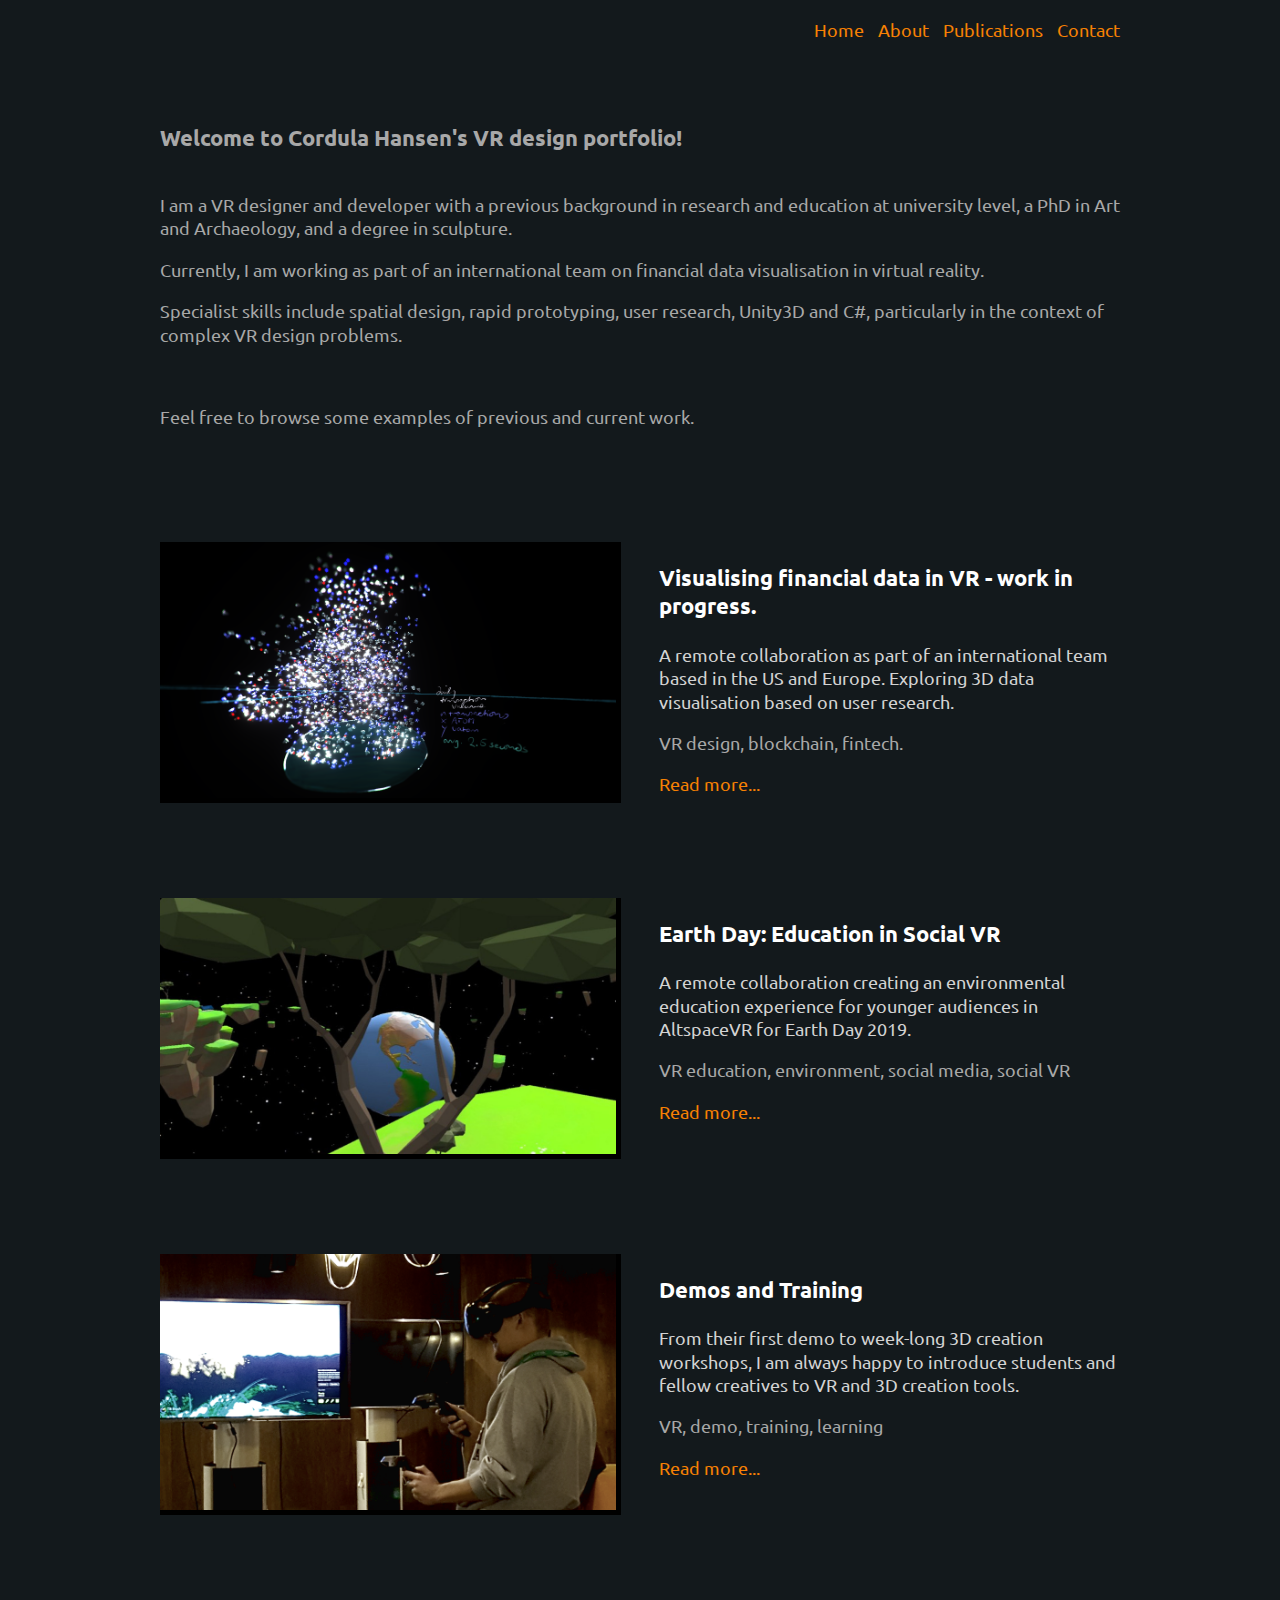
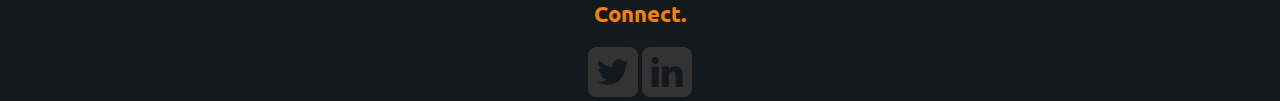
<file: index.html>
<!DOCTYPE html>
<html lang="en" dir="ltr">

<head>
  <meta charset="utf-8">
  <meta name="viewport" content="width=device-width, initial-scale=1">
  <link rel="stylesheet" type="text/css" href="css/normalize.css">
  <link rel="stylesheet" type="text/css" href="css/style.css">
  <link href="https://fonts.googleapis.com/css?family=Ubuntu:400,700" rel="stylesheet">
  <title>Portfolio Home</title>
</head>

<body>
  <div class="wrapper">

    <header>

      <div class="logo">
      </div>

      <div class="navigation">
        <ul>
          <li><a href="index.html">Home</a></li>
          <li><a href="about.html">About</a></li>
          <li><a href="publications.html">Publications</a></li>
          <li><a href="contact.html">Contact</a></li>
        </ul>
      </div>

    </header>

    <div>
      <h1>Welcome to Cordula Hansen's VR design portfolio!</h1>
    </div>

    <div class="paragraph">
      <p>I am a VR designer and developer with a previous background in research and education at university level, a PhD in Art and Archaeology, and a degree in sculpture.</p>
      <p>Currently, I am working as part of an international team on financial data visualisation in virtual reality. </p>
      <p>Specialist skills include spatial design, rapid prototyping, user research, Unity3D and C#, particularly in the context of complex VR design problems.</p>
      <br>
      <p> Feel free to browse some examples of previous and current work.</p>

    </div>

    <div class="container">
      <div class="row">
        <div class="col-1">
          <img src="img/Cosmos_4.png" alt="UX Case Study">
        </div>
        <div class="col-2">
          <h3>Visualising financial data in VR - work in progress.</h3>
          <p class="work-desc">
            A remote collaboration as part of an international team based in the US and Europe. Exploring 3D data visualisation based on user research.
          </p>
          <p class="keywords"> VR design, blockchain, fintech.</p>
          <a href="pages/VR_WIP.html">Read more...</a>
        </div>
      </div>

      <div class="row">
        <div class="col-1">
          <img src="img/VR_edu_project.png" alt="Social Media VR Education">
        </div>
        <div class="col-2">
          <h3>Earth Day: Education in Social VR</h3>
          <p class="work-desc">
          A remote collaboration creating an environmental education experience for younger audiences in AltspaceVR for Earth Day 2019.
          </p>
          <p class="keywords">VR education, environment, social media, social VR</p>
          <a href="pages/VR-education-experience.html">Read more...</a>
        </div>
      </div>

      <div class="row">
        <div class="col-1">
          <img src="img/VR_demo.png" alt="Man trying out virtual reality headset HTC Vive">
        </div>
        <div class="col-2">
          <h3>Demos and Training</h3>
          <p class="work-desc">
            From their first demo to week-long 3D creation workshops, I am always happy to introduce students and fellow creatives to VR and 3D creation tools.
          </p>
          <p class="keywords"> VR, demo, training, learning</p>
          <a href="pages/VR-demos.html">Read more...</a>
        </div>
      </div>

    </div>
  </div>

  <div class="social_connect">
    <h2>Connect.</h2>
    <div class="social_logo">
      <a href="https://twitter.com/CordulaHansen" target="_blank">
        <svg xmlns="http://www.w3.org/2000/svg" id="twitter" viewBox="0 0 6.35 6.35" width="24" height="24" version="1.1">
          <defs id="defs4641" />
          <g id="layer1" transform="translate(0 -290.65)">
            <path id="rect4598" style="opacity: 1; fill: #333333; fill-opacity: 1; stroke: none; stroke-dasharray: none; stroke-dashoffset: 0; stroke-linecap: butt; stroke-linejoin: miter; stroke-miterlimit: 4; stroke-opacity: 1; stroke-width: 0.264583;"
              d="M 1.05833 234.105 C 0.472017 234.105 2.5e-008 234.577 2.5e-008 235.163 v 4.23334 c 0 0.58631 0.472017 1.05833 1.05833 1.05833 h 4.23333 c 0.586317 0 1.05833 -0.47202 1.05833 -1.05833 v -4.23334 c 0 -0.58631 -0.472016 -1.05833 -1.05833 -1.05833 Z m 0.794267 1.05833 h 2.64428 c 0.435161 0 0.795301 0.35808 0.795301 0.79324 v 2.64635 c 0 0.43516 -0.36014 0.79271 -0.795301 0.79271 H 1.8526 c -0.435161 0 -0.794783 -0.35755 -0.794783 -0.79271 v -2.64635 c 0 -0.43516 0.359622 -0.79324 0.794783 -0.79324 Z m 0 0.52969 c -0.151155 0 -0.265617 0.11239 -0.265617 0.26355 v 2.64635 c 0 0.15115 0.114462 0.26355 0.265617 0.26355 h 2.64428 c 0.151156 0 0.266134 -0.1124 0.266134 -0.26355 v -2.64635 c 0 -0.15116 -0.114978 -0.26355 -0.266134 -0.26355 Z m 2.38073 0.26406 a 0.264583 0.264583 0 0 1 0.264583 0.26459 a 0.264583 0.264583 0 0 1 -0.264583 0.26458 a 0.264583 0.264583 0 0 1 -0.264584 -0.26458 a 0.264583 0.264583 0 0 1 0.264584 -0.26459 Z M 3.175 236.222 c 0.581368 0 1.05833 0.47697 1.05833 1.05834 c 0 0.58136 -0.476966 1.05885 -1.05833 1.05885 c -0.581367 0 -1.05885 -0.47749 -1.05885 -1.05885 c 0 -0.58137 0.477483 -1.05834 1.05885 -1.05834 Z m 0 0.52917 c -0.295384 0 -0.529683 0.23378 -0.529683 0.52917 c 0 0.29538 0.234299 0.52968 0.529683 0.52968 c 0.295385 0 0.529167 -0.2343 0.529167 -0.52968 c 0 -0.29539 -0.233782 -0.52917 -0.529167 -0.52917 Z" />
            <path id="rect5230" style="opacity: 1; fill: #333333; fill-opacity: 1; stroke: none; stroke-dasharray: none; stroke-dashoffset: 0; stroke-linecap: butt; stroke-linejoin: miter; stroke-miterlimit: 4; stroke-opacity: 1; stroke-width: 0.264583;"
              d="M 1.05833 290.65 C 0.472017 290.65 5e-008 291.122 5e-008 291.708 v 4.23334 c 0 0.58631 0.472017 1.05833 1.05833 1.05833 h 4.23333 c 0.586317 0 1.05833 -0.47202 1.05833 -1.05833 v -4.23334 c 0 -0.58631 -0.472017 -1.05833 -1.05833 -1.05833 Z m 2.8851 1.54719 a 0.835122 0.835122 0 0 1 0.606163 0.262 c 0.044844 -0.01 0.303834 -0.069 0.500229 -0.20205 c 0 0 -0.090284 0.3144 -0.330213 0.45062 c 0 0 0.241835 -0.0266 0.439767 -0.11318 c 0 0 -0.202279 0.28262 -0.382405 0.4005 a 0.835122 0.835122 0 0 1 0.00106 0.0372 a 0.835122 0.835122 0 0 1 -0.00159 0.0351 a 2.35434 2.35434 0 0 1 0.00159 0.031 a 2.35434 2.35434 0 0 1 -2.35438 2.35438 a 2.35434 2.35434 0 0 1 -1.233 -0.35192 c 0.736201 0.0407 1.17665 -0.34985 1.17665 -0.34985 c -0.639752 -0.0495 -0.754994 -0.57154 -0.754994 -0.57154 c 0.185566 0.0318 0.363802 -0.0114 0.363802 -0.0114 c -0.685914 -0.18379 -0.654741 -0.81855 -0.654741 -0.81855 c 0.154956 0.095 0.363802 0.10077 0.363802 0.10077 c -0.632682 -0.47717 -0.240295 -1.1033 -0.240295 -1.1033 c 0.661408 0.81704 1.53813 0.86699 1.68465 0.87023 a 0.835122 0.835122 0 0 1 -0.021696 -0.185 a 0.835122 0.835122 0 0 1 0.83561 -0.83509 Z" />
          </g>
        </svg>
      </a>
    </div>
    <div class="social_logo">
      <a href="https://www.linkedin.com/in/cordula-hansen-phd-992b4147/" target="_blank">
        <svg xmlns="http://www.w3.org/2000/svg" id="linkedin" viewBox="0 0 6.35 6.35" width="24" height="24" version="1.1">
          <defs id="defslinkedin"/>
          <g id="layer1linkedin" transform="translate(0 -290.65)">
            <path id="rectlinkedin" style="opacity: 1; fill: #333333; fill-opacity: 1; stroke: none; stroke-dasharray: none; stroke-dashoffset: 0; stroke-linecap: butt; stroke-linejoin: miter; stroke-miterlimit: 4; stroke-opacity: 1; stroke-width: 0.264583;"
              d="M 1.05833 234.105 C 0.472017 234.105 2.5e-008 234.577 2.5e-008 235.163 v 4.23334 c 0 0.58631 0.472017 1.05833 1.05833 1.05833 h 4.23333 c 0.586317 0 1.05833 -0.47202 1.05833 -1.05833 v -4.23334 c 0 -0.58631 -0.472016 -1.05833 -1.05833 -1.05833 Z m 0.794267 1.05833 h 2.64428 c 0.435161 0 0.795301 0.35808 0.795301 0.79324 v 2.64635 c 0 0.43516 -0.36014 0.79271 -0.795301 0.79271 H 1.8526 c -0.435161 0 -0.794783 -0.35755 -0.794783 -0.79271 v -2.64635 c 0 -0.43516 0.359622 -0.79324 0.794783 -0.79324 Z m 0 0.52969 c -0.151155 0 -0.265617 0.11239 -0.265617 0.26355 v 2.64635 c 0 0.15115 0.114462 0.26355 0.265617 0.26355 h 2.64428 c 0.151156 0 0.266134 -0.1124 0.266134 -0.26355 v -2.64635 c 0 -0.15116 -0.114978 -0.26355 -0.266134 -0.26355 Z m 2.38073 0.26406 a 0.264583 0.264583 0 0 1 0.264583 0.26459 a 0.264583 0.264583 0 0 1 -0.264583 0.26458 a 0.264583 0.264583 0 0 1 -0.264584 -0.26458 a 0.264583 0.264583 0 0 1 0.264584 -0.26459 Z M 3.175 236.222 c 0.581368 0 1.05833 0.47697 1.05833 1.05834 c 0 0.58136 -0.476966 1.05885 -1.05833 1.05885 c -0.581367 0 -1.05885 -0.47749 -1.05885 -1.05885 c 0 -0.58137 0.477483 -1.05834 1.05885 -1.05834 Z m 0 0.52917 c -0.295384 0 -0.529683 0.23378 -0.529683 0.52917 c 0 0.29538 0.234299 0.52968 0.529683 0.52968 c 0.295385 0 0.529167 -0.2343 0.529167 -0.52968 c 0 -0.29539 -0.233782 -0.52917 -0.529167 -0.52917 Z" />
            <path id="rect5222" style="opacity: 1; fill: #333333; fill-opacity: 1; stroke: none; stroke-dasharray: none; stroke-dashoffset: 0; stroke-linecap: butt; stroke-linejoin: miter; stroke-miterlimit: 4; stroke-opacity: 1; stroke-width: 0.264583;"
              d="M 1.05833 290.65 C 0.472016 290.65 2.5e-008 291.122 2.5e-008 291.708 v 4.23334 c 0 0.58631 0.472016 1.05833 1.05833 1.05833 h 4.23333 c 0.586317 0 1.05833 -0.47202 1.05833 -1.05833 v -4.23334 c 0 -0.58631 -0.472017 -1.05833 -1.05833 -1.05833 Z m 0.617016 1.26866 c 0.268058 -0.0001 0.485707 0.20104 0.485241 0.44855 c -4.5e-005 0.24717 -0.217543 0.44762 -0.485241 0.44752 c -0.267694 0.0001 -0.484679 -0.20035 -0.484724 -0.44752 c -0.000529 -0.24751 0.216667 -0.44865 0.484724 -0.44855 Z m 2.51871 1.1808 c 0.57412 0 0.965317 0.35647 0.965317 1.02733 v 1.60455 H 4.28863 v -1.60455 c 0 -0.17923 -0.105114 -0.35967 -0.390673 -0.35967 c -0.478571 0 -0.480592 0.48161 -0.480592 0.65733 v 1.30689 H 2.54661 v -2.61327 h 0.870747 v 0.43563 c 0 0 0.213278 -0.45424 0.776697 -0.45424 Z m -2.95382 0.0186 h 0.870747 v 2.61327 H 1.24023 Z" />
          </g>
        </svg>
      </a>
    </div>
  </div>



  <script src="js/jquery-3.3.1.min.js"></script>
  <script src="js/scripts.js"></script>

</body>

</html>
</file>
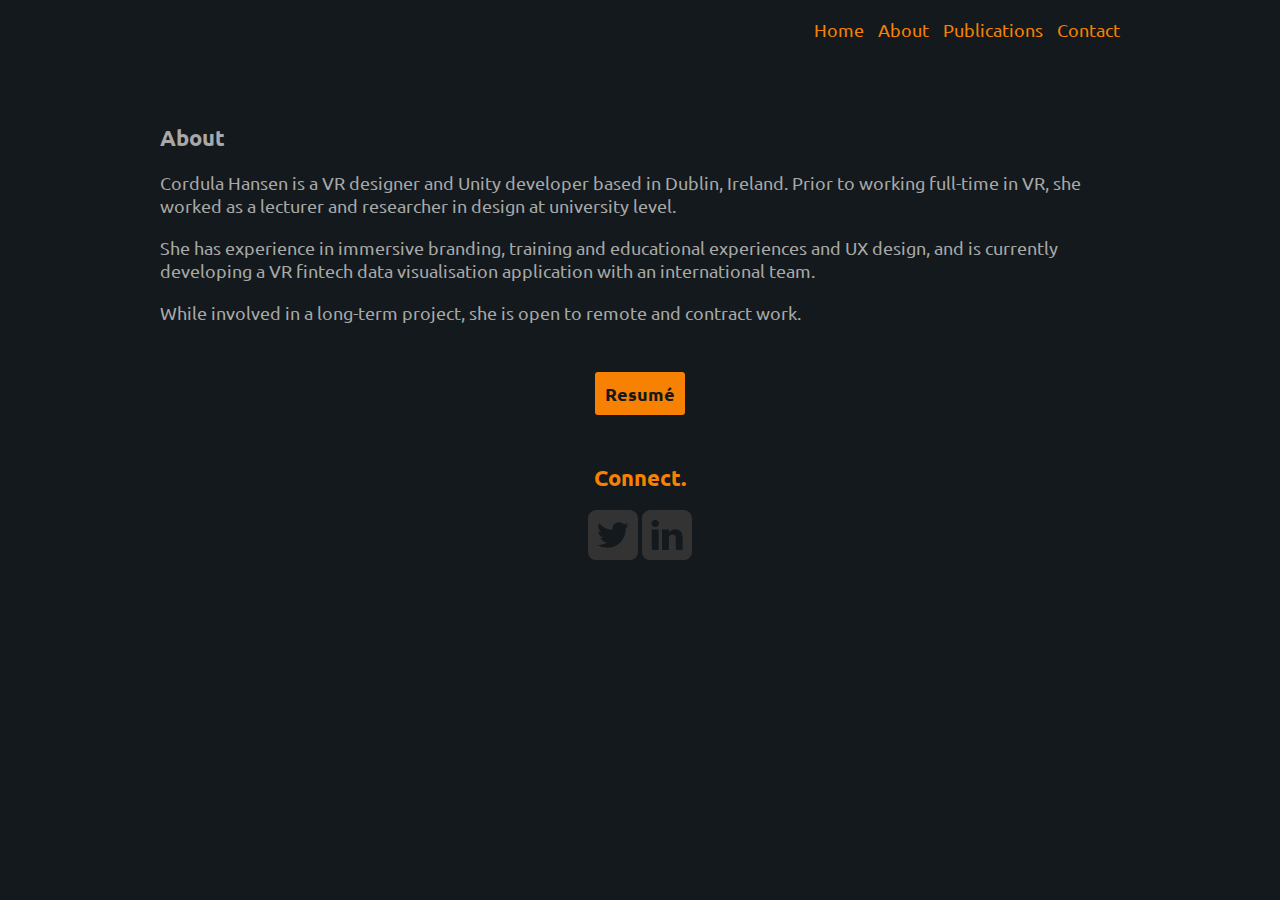
<file: about.html>
<!DOCTYPE html>
<html lang="en" dir="ltr">

<head>
  <meta charset="utf-8">
  <meta name="viewport" content="width=device-width, initial-scale=1">
  <link rel="stylesheet" type="text/css" href="css/normalize.css">
  <link rel="stylesheet" type="text/css" href="css/style.css">
  <link href="https://fonts.googleapis.com/css?family=Ubuntu:400,700" rel="stylesheet">
  <title>About</title>
</head>

<body>
  <div class="wrapper">

    <header>
      <div class="logo">

      </div>

      <ul class="navigation">
        <li><a href="index.html">Home</a></li>
        <li><a href="about.html">About</a></li>
        <li><a href="publications.html">Publications</a></li>
        <li><a href="contact.html">Contact</a></li>
      </ul>

    </header>

    <h1>About</h1>
    <div>
      <p>Cordula Hansen is a VR designer and Unity developer based in Dublin, Ireland. Prior to working full-time in VR, she worked as a lecturer and researcher in design at university level.</p>
      <p>She has experience in immersive branding, training and educational experiences and UX design, and is currently developing a VR fintech data visualisation application with an international team.</p>
      <p>While involved in a long-term project, she is open to remote and contract work.</p>
    </div>

    <div class="center">
      <a href="files/ch_resume.pdf" class="button" target="_blank">Resumé</a>
    </div>

    <div class="social_connect">
      <h2>Connect.</h2>
      <div class="social_logo">
        <a href="https://twitter.com/CordulaHansen" target="_blank">
          <svg xmlns="http://www.w3.org/2000/svg" id="twitter" viewBox="0 0 6.35 6.35" width="24" height="24" version="1.1">
            <defs id="defs4641" />
            <g id="layer1" transform="translate(0 -290.65)">
              <path id="rect4598" style="opacity: 1; fill: #333333; fill-opacity: 1; stroke: none; stroke-dasharray: none; stroke-dashoffset: 0; stroke-linecap: butt; stroke-linejoin: miter; stroke-miterlimit: 4; stroke-opacity: 1; stroke-width: 0.264583;"
                d="M 1.05833 234.105 C 0.472017 234.105 2.5e-008 234.577 2.5e-008 235.163 v 4.23334 c 0 0.58631 0.472017 1.05833 1.05833 1.05833 h 4.23333 c 0.586317 0 1.05833 -0.47202 1.05833 -1.05833 v -4.23334 c 0 -0.58631 -0.472016 -1.05833 -1.05833 -1.05833 Z m 0.794267 1.05833 h 2.64428 c 0.435161 0 0.795301 0.35808 0.795301 0.79324 v 2.64635 c 0 0.43516 -0.36014 0.79271 -0.795301 0.79271 H 1.8526 c -0.435161 0 -0.794783 -0.35755 -0.794783 -0.79271 v -2.64635 c 0 -0.43516 0.359622 -0.79324 0.794783 -0.79324 Z m 0 0.52969 c -0.151155 0 -0.265617 0.11239 -0.265617 0.26355 v 2.64635 c 0 0.15115 0.114462 0.26355 0.265617 0.26355 h 2.64428 c 0.151156 0 0.266134 -0.1124 0.266134 -0.26355 v -2.64635 c 0 -0.15116 -0.114978 -0.26355 -0.266134 -0.26355 Z m 2.38073 0.26406 a 0.264583 0.264583 0 0 1 0.264583 0.26459 a 0.264583 0.264583 0 0 1 -0.264583 0.26458 a 0.264583 0.264583 0 0 1 -0.264584 -0.26458 a 0.264583 0.264583 0 0 1 0.264584 -0.26459 Z M 3.175 236.222 c 0.581368 0 1.05833 0.47697 1.05833 1.05834 c 0 0.58136 -0.476966 1.05885 -1.05833 1.05885 c -0.581367 0 -1.05885 -0.47749 -1.05885 -1.05885 c 0 -0.58137 0.477483 -1.05834 1.05885 -1.05834 Z m 0 0.52917 c -0.295384 0 -0.529683 0.23378 -0.529683 0.52917 c 0 0.29538 0.234299 0.52968 0.529683 0.52968 c 0.295385 0 0.529167 -0.2343 0.529167 -0.52968 c 0 -0.29539 -0.233782 -0.52917 -0.529167 -0.52917 Z" />
              <path id="rect5230" style="opacity: 1; fill: #333333; fill-opacity: 1; stroke: none; stroke-dasharray: none; stroke-dashoffset: 0; stroke-linecap: butt; stroke-linejoin: miter; stroke-miterlimit: 4; stroke-opacity: 1; stroke-width: 0.264583;"
                d="M 1.05833 290.65 C 0.472017 290.65 5e-008 291.122 5e-008 291.708 v 4.23334 c 0 0.58631 0.472017 1.05833 1.05833 1.05833 h 4.23333 c 0.586317 0 1.05833 -0.47202 1.05833 -1.05833 v -4.23334 c 0 -0.58631 -0.472017 -1.05833 -1.05833 -1.05833 Z m 2.8851 1.54719 a 0.835122 0.835122 0 0 1 0.606163 0.262 c 0.044844 -0.01 0.303834 -0.069 0.500229 -0.20205 c 0 0 -0.090284 0.3144 -0.330213 0.45062 c 0 0 0.241835 -0.0266 0.439767 -0.11318 c 0 0 -0.202279 0.28262 -0.382405 0.4005 a 0.835122 0.835122 0 0 1 0.00106 0.0372 a 0.835122 0.835122 0 0 1 -0.00159 0.0351 a 2.35434 2.35434 0 0 1 0.00159 0.031 a 2.35434 2.35434 0 0 1 -2.35438 2.35438 a 2.35434 2.35434 0 0 1 -1.233 -0.35192 c 0.736201 0.0407 1.17665 -0.34985 1.17665 -0.34985 c -0.639752 -0.0495 -0.754994 -0.57154 -0.754994 -0.57154 c 0.185566 0.0318 0.363802 -0.0114 0.363802 -0.0114 c -0.685914 -0.18379 -0.654741 -0.81855 -0.654741 -0.81855 c 0.154956 0.095 0.363802 0.10077 0.363802 0.10077 c -0.632682 -0.47717 -0.240295 -1.1033 -0.240295 -1.1033 c 0.661408 0.81704 1.53813 0.86699 1.68465 0.87023 a 0.835122 0.835122 0 0 1 -0.021696 -0.185 a 0.835122 0.835122 0 0 1 0.83561 -0.83509 Z" />
            </g>
          </svg>
        </a>
      </div>
      <div class="social_logo">
        <a href="https://www.linkedin.com/in/cordula-hansen-phd-992b4147/" target="_blank">
          <svg xmlns="http://www.w3.org/2000/svg" id="linkedin" viewBox="0 0 6.35 6.35" width="24" height="24" version="1.1">
            <defs id="defslinkedin"/>
            <g id="layer1linkedin" transform="translate(0 -290.65)">
              <path id="rectlinkedin" style="opacity: 1; fill: #333333; fill-opacity: 1; stroke: none; stroke-dasharray: none; stroke-dashoffset: 0; stroke-linecap: butt; stroke-linejoin: miter; stroke-miterlimit: 4; stroke-opacity: 1; stroke-width: 0.264583;"
                d="M 1.05833 234.105 C 0.472017 234.105 2.5e-008 234.577 2.5e-008 235.163 v 4.23334 c 0 0.58631 0.472017 1.05833 1.05833 1.05833 h 4.23333 c 0.586317 0 1.05833 -0.47202 1.05833 -1.05833 v -4.23334 c 0 -0.58631 -0.472016 -1.05833 -1.05833 -1.05833 Z m 0.794267 1.05833 h 2.64428 c 0.435161 0 0.795301 0.35808 0.795301 0.79324 v 2.64635 c 0 0.43516 -0.36014 0.79271 -0.795301 0.79271 H 1.8526 c -0.435161 0 -0.794783 -0.35755 -0.794783 -0.79271 v -2.64635 c 0 -0.43516 0.359622 -0.79324 0.794783 -0.79324 Z m 0 0.52969 c -0.151155 0 -0.265617 0.11239 -0.265617 0.26355 v 2.64635 c 0 0.15115 0.114462 0.26355 0.265617 0.26355 h 2.64428 c 0.151156 0 0.266134 -0.1124 0.266134 -0.26355 v -2.64635 c 0 -0.15116 -0.114978 -0.26355 -0.266134 -0.26355 Z m 2.38073 0.26406 a 0.264583 0.264583 0 0 1 0.264583 0.26459 a 0.264583 0.264583 0 0 1 -0.264583 0.26458 a 0.264583 0.264583 0 0 1 -0.264584 -0.26458 a 0.264583 0.264583 0 0 1 0.264584 -0.26459 Z M 3.175 236.222 c 0.581368 0 1.05833 0.47697 1.05833 1.05834 c 0 0.58136 -0.476966 1.05885 -1.05833 1.05885 c -0.581367 0 -1.05885 -0.47749 -1.05885 -1.05885 c 0 -0.58137 0.477483 -1.05834 1.05885 -1.05834 Z m 0 0.52917 c -0.295384 0 -0.529683 0.23378 -0.529683 0.52917 c 0 0.29538 0.234299 0.52968 0.529683 0.52968 c 0.295385 0 0.529167 -0.2343 0.529167 -0.52968 c 0 -0.29539 -0.233782 -0.52917 -0.529167 -0.52917 Z" />
              <path id="rect5222" style="opacity: 1; fill: #333333; fill-opacity: 1; stroke: none; stroke-dasharray: none; stroke-dashoffset: 0; stroke-linecap: butt; stroke-linejoin: miter; stroke-miterlimit: 4; stroke-opacity: 1; stroke-width: 0.264583;"
                d="M 1.05833 290.65 C 0.472016 290.65 2.5e-008 291.122 2.5e-008 291.708 v 4.23334 c 0 0.58631 0.472016 1.05833 1.05833 1.05833 h 4.23333 c 0.586317 0 1.05833 -0.47202 1.05833 -1.05833 v -4.23334 c 0 -0.58631 -0.472017 -1.05833 -1.05833 -1.05833 Z m 0.617016 1.26866 c 0.268058 -0.0001 0.485707 0.20104 0.485241 0.44855 c -4.5e-005 0.24717 -0.217543 0.44762 -0.485241 0.44752 c -0.267694 0.0001 -0.484679 -0.20035 -0.484724 -0.44752 c -0.000529 -0.24751 0.216667 -0.44865 0.484724 -0.44855 Z m 2.51871 1.1808 c 0.57412 0 0.965317 0.35647 0.965317 1.02733 v 1.60455 H 4.28863 v -1.60455 c 0 -0.17923 -0.105114 -0.35967 -0.390673 -0.35967 c -0.478571 0 -0.480592 0.48161 -0.480592 0.65733 v 1.30689 H 2.54661 v -2.61327 h 0.870747 v 0.43563 c 0 0 0.213278 -0.45424 0.776697 -0.45424 Z m -2.95382 0.0186 h 0.870747 v 2.61327 H 1.24023 Z" />
            </g>
          </svg>
        </a>
      </div>
    </div>

  </div>

  <script src="js/jquery-3.3.1.min.js"></script>
  <script src="js/scripts.js"></script>

</body>

</html>
</file>
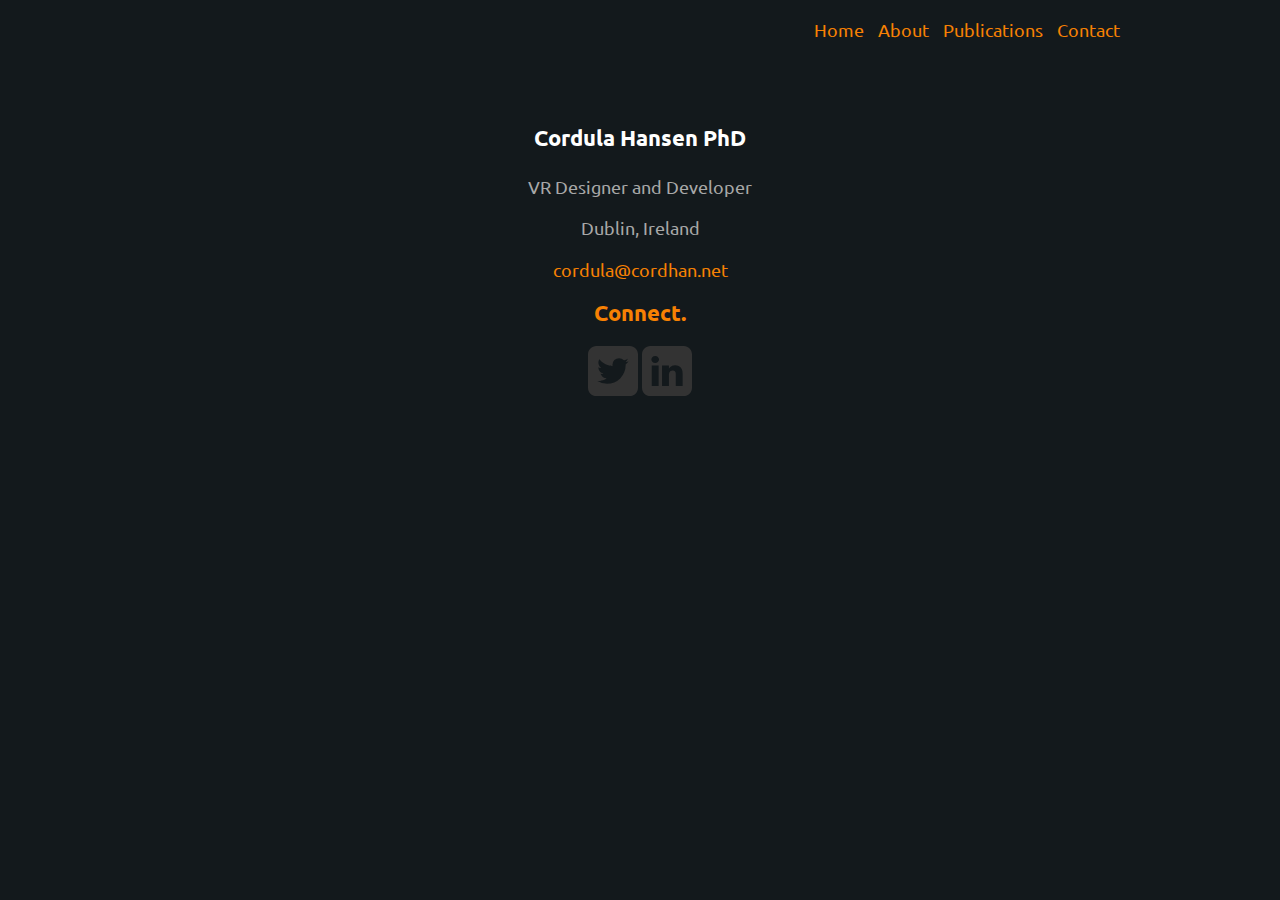
<file: contact.html>
<!DOCTYPE html>
<html lang="en" dir="ltr">

<head>
  <meta charset="utf-8">
  <meta name="viewport" content="width=device-width, initial-scale=1">
  <link rel="stylesheet" type="text/css" href="css/normalize.css">
  <link rel="stylesheet" type="text/css" href="css/style.css">
  <link href="https://fonts.googleapis.com/css?family=Ubuntu:400,700" rel="stylesheet">
  <title>Contact</title>
</head>

<body>
  <div class="wrapper">

    <header>
      <div class="logo">

      </div>

      <ul class="navigation">
        <li><a href="index.html">Home</a></li>
        <li><a href="about.html">About</a></li>
        <li><a href="publications.html">Publications</a></li>
        <li><a href="contact.html">Contact</a></li>
      </ul>

    </header>

    <div class="center">
      <h3>Cordula Hansen PhD</h3>
      <div>
        <p>VR Designer and Developer</p>
        <p>Dublin, Ireland</p>
      </div>
      <div>
        <a href="mailto:cordula@cordhan.net">cordula@cordhan.net</a>
      </div>
    </div>

    <div class="social_connect">
      <h2>Connect.</h2>
      <div class="social_logo">
        <a href="https://twitter.com/CordulaHansen" target="_blank">
          <svg xmlns="http://www.w3.org/2000/svg" id="twitter" viewBox="0 0 6.35 6.35" width="24" height="24" version="1.1">
            <defs id="defs4641" />
            <g id="layer1" transform="translate(0 -290.65)">
              <path id="rect4598" style="opacity: 1; fill: #333333; fill-opacity: 1; stroke: none; stroke-dasharray: none; stroke-dashoffset: 0; stroke-linecap: butt; stroke-linejoin: miter; stroke-miterlimit: 4; stroke-opacity: 1; stroke-width: 0.264583;"
                d="M 1.05833 234.105 C 0.472017 234.105 2.5e-008 234.577 2.5e-008 235.163 v 4.23334 c 0 0.58631 0.472017 1.05833 1.05833 1.05833 h 4.23333 c 0.586317 0 1.05833 -0.47202 1.05833 -1.05833 v -4.23334 c 0 -0.58631 -0.472016 -1.05833 -1.05833 -1.05833 Z m 0.794267 1.05833 h 2.64428 c 0.435161 0 0.795301 0.35808 0.795301 0.79324 v 2.64635 c 0 0.43516 -0.36014 0.79271 -0.795301 0.79271 H 1.8526 c -0.435161 0 -0.794783 -0.35755 -0.794783 -0.79271 v -2.64635 c 0 -0.43516 0.359622 -0.79324 0.794783 -0.79324 Z m 0 0.52969 c -0.151155 0 -0.265617 0.11239 -0.265617 0.26355 v 2.64635 c 0 0.15115 0.114462 0.26355 0.265617 0.26355 h 2.64428 c 0.151156 0 0.266134 -0.1124 0.266134 -0.26355 v -2.64635 c 0 -0.15116 -0.114978 -0.26355 -0.266134 -0.26355 Z m 2.38073 0.26406 a 0.264583 0.264583 0 0 1 0.264583 0.26459 a 0.264583 0.264583 0 0 1 -0.264583 0.26458 a 0.264583 0.264583 0 0 1 -0.264584 -0.26458 a 0.264583 0.264583 0 0 1 0.264584 -0.26459 Z M 3.175 236.222 c 0.581368 0 1.05833 0.47697 1.05833 1.05834 c 0 0.58136 -0.476966 1.05885 -1.05833 1.05885 c -0.581367 0 -1.05885 -0.47749 -1.05885 -1.05885 c 0 -0.58137 0.477483 -1.05834 1.05885 -1.05834 Z m 0 0.52917 c -0.295384 0 -0.529683 0.23378 -0.529683 0.52917 c 0 0.29538 0.234299 0.52968 0.529683 0.52968 c 0.295385 0 0.529167 -0.2343 0.529167 -0.52968 c 0 -0.29539 -0.233782 -0.52917 -0.529167 -0.52917 Z" />
              <path id="rect5230" style="opacity: 1; fill: #333333; fill-opacity: 1; stroke: none; stroke-dasharray: none; stroke-dashoffset: 0; stroke-linecap: butt; stroke-linejoin: miter; stroke-miterlimit: 4; stroke-opacity: 1; stroke-width: 0.264583;"
                d="M 1.05833 290.65 C 0.472017 290.65 5e-008 291.122 5e-008 291.708 v 4.23334 c 0 0.58631 0.472017 1.05833 1.05833 1.05833 h 4.23333 c 0.586317 0 1.05833 -0.47202 1.05833 -1.05833 v -4.23334 c 0 -0.58631 -0.472017 -1.05833 -1.05833 -1.05833 Z m 2.8851 1.54719 a 0.835122 0.835122 0 0 1 0.606163 0.262 c 0.044844 -0.01 0.303834 -0.069 0.500229 -0.20205 c 0 0 -0.090284 0.3144 -0.330213 0.45062 c 0 0 0.241835 -0.0266 0.439767 -0.11318 c 0 0 -0.202279 0.28262 -0.382405 0.4005 a 0.835122 0.835122 0 0 1 0.00106 0.0372 a 0.835122 0.835122 0 0 1 -0.00159 0.0351 a 2.35434 2.35434 0 0 1 0.00159 0.031 a 2.35434 2.35434 0 0 1 -2.35438 2.35438 a 2.35434 2.35434 0 0 1 -1.233 -0.35192 c 0.736201 0.0407 1.17665 -0.34985 1.17665 -0.34985 c -0.639752 -0.0495 -0.754994 -0.57154 -0.754994 -0.57154 c 0.185566 0.0318 0.363802 -0.0114 0.363802 -0.0114 c -0.685914 -0.18379 -0.654741 -0.81855 -0.654741 -0.81855 c 0.154956 0.095 0.363802 0.10077 0.363802 0.10077 c -0.632682 -0.47717 -0.240295 -1.1033 -0.240295 -1.1033 c 0.661408 0.81704 1.53813 0.86699 1.68465 0.87023 a 0.835122 0.835122 0 0 1 -0.021696 -0.185 a 0.835122 0.835122 0 0 1 0.83561 -0.83509 Z" />
            </g>
          </svg>
        </a>
      </div>
      <div class="social_logo">
        <a href="https://www.linkedin.com/in/cordula-hansen-phd-992b4147/" target="_blank">
          <svg xmlns="http://www.w3.org/2000/svg" id="linkedin" viewBox="0 0 6.35 6.35" width="24" height="24" version="1.1">
            <defs id="defslinkedin"/>
            <g id="layer1linkedin" transform="translate(0 -290.65)">
              <path id="rectlinkedin" style="opacity: 1; fill: #333333; fill-opacity: 1; stroke: none; stroke-dasharray: none; stroke-dashoffset: 0; stroke-linecap: butt; stroke-linejoin: miter; stroke-miterlimit: 4; stroke-opacity: 1; stroke-width: 0.264583;"
                d="M 1.05833 234.105 C 0.472017 234.105 2.5e-008 234.577 2.5e-008 235.163 v 4.23334 c 0 0.58631 0.472017 1.05833 1.05833 1.05833 h 4.23333 c 0.586317 0 1.05833 -0.47202 1.05833 -1.05833 v -4.23334 c 0 -0.58631 -0.472016 -1.05833 -1.05833 -1.05833 Z m 0.794267 1.05833 h 2.64428 c 0.435161 0 0.795301 0.35808 0.795301 0.79324 v 2.64635 c 0 0.43516 -0.36014 0.79271 -0.795301 0.79271 H 1.8526 c -0.435161 0 -0.794783 -0.35755 -0.794783 -0.79271 v -2.64635 c 0 -0.43516 0.359622 -0.79324 0.794783 -0.79324 Z m 0 0.52969 c -0.151155 0 -0.265617 0.11239 -0.265617 0.26355 v 2.64635 c 0 0.15115 0.114462 0.26355 0.265617 0.26355 h 2.64428 c 0.151156 0 0.266134 -0.1124 0.266134 -0.26355 v -2.64635 c 0 -0.15116 -0.114978 -0.26355 -0.266134 -0.26355 Z m 2.38073 0.26406 a 0.264583 0.264583 0 0 1 0.264583 0.26459 a 0.264583 0.264583 0 0 1 -0.264583 0.26458 a 0.264583 0.264583 0 0 1 -0.264584 -0.26458 a 0.264583 0.264583 0 0 1 0.264584 -0.26459 Z M 3.175 236.222 c 0.581368 0 1.05833 0.47697 1.05833 1.05834 c 0 0.58136 -0.476966 1.05885 -1.05833 1.05885 c -0.581367 0 -1.05885 -0.47749 -1.05885 -1.05885 c 0 -0.58137 0.477483 -1.05834 1.05885 -1.05834 Z m 0 0.52917 c -0.295384 0 -0.529683 0.23378 -0.529683 0.52917 c 0 0.29538 0.234299 0.52968 0.529683 0.52968 c 0.295385 0 0.529167 -0.2343 0.529167 -0.52968 c 0 -0.29539 -0.233782 -0.52917 -0.529167 -0.52917 Z" />
              <path id="rect5222" style="opacity: 1; fill: #333333; fill-opacity: 1; stroke: none; stroke-dasharray: none; stroke-dashoffset: 0; stroke-linecap: butt; stroke-linejoin: miter; stroke-miterlimit: 4; stroke-opacity: 1; stroke-width: 0.264583;"
                d="M 1.05833 290.65 C 0.472016 290.65 2.5e-008 291.122 2.5e-008 291.708 v 4.23334 c 0 0.58631 0.472016 1.05833 1.05833 1.05833 h 4.23333 c 0.586317 0 1.05833 -0.47202 1.05833 -1.05833 v -4.23334 c 0 -0.58631 -0.472017 -1.05833 -1.05833 -1.05833 Z m 0.617016 1.26866 c 0.268058 -0.0001 0.485707 0.20104 0.485241 0.44855 c -4.5e-005 0.24717 -0.217543 0.44762 -0.485241 0.44752 c -0.267694 0.0001 -0.484679 -0.20035 -0.484724 -0.44752 c -0.000529 -0.24751 0.216667 -0.44865 0.484724 -0.44855 Z m 2.51871 1.1808 c 0.57412 0 0.965317 0.35647 0.965317 1.02733 v 1.60455 H 4.28863 v -1.60455 c 0 -0.17923 -0.105114 -0.35967 -0.390673 -0.35967 c -0.478571 0 -0.480592 0.48161 -0.480592 0.65733 v 1.30689 H 2.54661 v -2.61327 h 0.870747 v 0.43563 c 0 0 0.213278 -0.45424 0.776697 -0.45424 Z m -2.95382 0.0186 h 0.870747 v 2.61327 H 1.24023 Z" />
            </g>
          </svg>
        </a>
      </div>
    </div>

  </div>

  <script src="js/jquery-3.3.1.min.js"></script>
  <script src="js/scripts.js"></script>

</body>

</html>
</file>
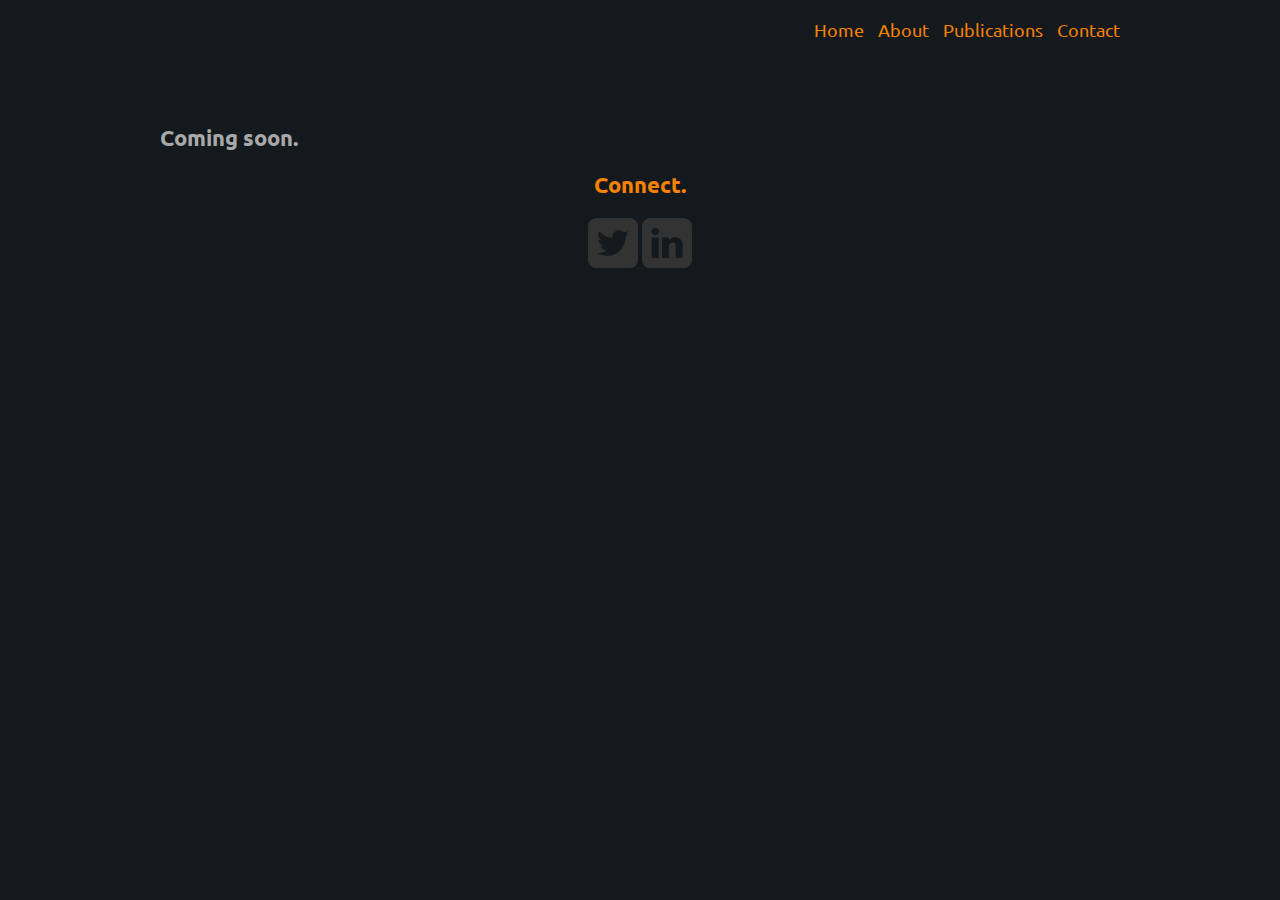
<file: publications.html>
<!DOCTYPE html>
<html lang="en" dir="ltr">

<head>
  <meta charset="utf-8">
  <meta name="viewport" content="width=device-width, initial-scale=1">
  <link rel="stylesheet" type="text/css" href="css/normalize.css">
  <link rel="stylesheet" type="text/css" href="css/style.css">
  <link href="https://fonts.googleapis.com/css?family=Ubuntu:400,700" rel="stylesheet">
  <title>Publications</title>
</head>

<body>
  <div class="wrapper">

    <header>
      <div class="logo">

      </div>

      <ul class="navigation">
        <li><a href="index.html">Home</a></li>
        <li><a href="about.html">About</a></li>
        <li><a href="publications.html">Publications</a></li>
        <li><a href="contact.html">Contact</a></li>
      </ul>

    </header>
    <h1>Coming soon.</h1>





    <div class="social_connect">
      <h2>Connect.</h2>
      <div class="social_logo">
        <a href="https://twitter.com/CordulaHansen" target="_blank">
          <svg xmlns="http://www.w3.org/2000/svg" id="twitter" viewBox="0 0 6.35 6.35" width="24" height="24" version="1.1">
            <defs id="defs4641" />
            <g id="layer1" transform="translate(0 -290.65)">
              <path id="rect4598" style="opacity: 1; fill: #333333; fill-opacity: 1; stroke: none; stroke-dasharray: none; stroke-dashoffset: 0; stroke-linecap: butt; stroke-linejoin: miter; stroke-miterlimit: 4; stroke-opacity: 1; stroke-width: 0.264583;"
                d="M 1.05833 234.105 C 0.472017 234.105 2.5e-008 234.577 2.5e-008 235.163 v 4.23334 c 0 0.58631 0.472017 1.05833 1.05833 1.05833 h 4.23333 c 0.586317 0 1.05833 -0.47202 1.05833 -1.05833 v -4.23334 c 0 -0.58631 -0.472016 -1.05833 -1.05833 -1.05833 Z m 0.794267 1.05833 h 2.64428 c 0.435161 0 0.795301 0.35808 0.795301 0.79324 v 2.64635 c 0 0.43516 -0.36014 0.79271 -0.795301 0.79271 H 1.8526 c -0.435161 0 -0.794783 -0.35755 -0.794783 -0.79271 v -2.64635 c 0 -0.43516 0.359622 -0.79324 0.794783 -0.79324 Z m 0 0.52969 c -0.151155 0 -0.265617 0.11239 -0.265617 0.26355 v 2.64635 c 0 0.15115 0.114462 0.26355 0.265617 0.26355 h 2.64428 c 0.151156 0 0.266134 -0.1124 0.266134 -0.26355 v -2.64635 c 0 -0.15116 -0.114978 -0.26355 -0.266134 -0.26355 Z m 2.38073 0.26406 a 0.264583 0.264583 0 0 1 0.264583 0.26459 a 0.264583 0.264583 0 0 1 -0.264583 0.26458 a 0.264583 0.264583 0 0 1 -0.264584 -0.26458 a 0.264583 0.264583 0 0 1 0.264584 -0.26459 Z M 3.175 236.222 c 0.581368 0 1.05833 0.47697 1.05833 1.05834 c 0 0.58136 -0.476966 1.05885 -1.05833 1.05885 c -0.581367 0 -1.05885 -0.47749 -1.05885 -1.05885 c 0 -0.58137 0.477483 -1.05834 1.05885 -1.05834 Z m 0 0.52917 c -0.295384 0 -0.529683 0.23378 -0.529683 0.52917 c 0 0.29538 0.234299 0.52968 0.529683 0.52968 c 0.295385 0 0.529167 -0.2343 0.529167 -0.52968 c 0 -0.29539 -0.233782 -0.52917 -0.529167 -0.52917 Z" />
              <path id="rect5230" style="opacity: 1; fill: #333333; fill-opacity: 1; stroke: none; stroke-dasharray: none; stroke-dashoffset: 0; stroke-linecap: butt; stroke-linejoin: miter; stroke-miterlimit: 4; stroke-opacity: 1; stroke-width: 0.264583;"
                d="M 1.05833 290.65 C 0.472017 290.65 5e-008 291.122 5e-008 291.708 v 4.23334 c 0 0.58631 0.472017 1.05833 1.05833 1.05833 h 4.23333 c 0.586317 0 1.05833 -0.47202 1.05833 -1.05833 v -4.23334 c 0 -0.58631 -0.472017 -1.05833 -1.05833 -1.05833 Z m 2.8851 1.54719 a 0.835122 0.835122 0 0 1 0.606163 0.262 c 0.044844 -0.01 0.303834 -0.069 0.500229 -0.20205 c 0 0 -0.090284 0.3144 -0.330213 0.45062 c 0 0 0.241835 -0.0266 0.439767 -0.11318 c 0 0 -0.202279 0.28262 -0.382405 0.4005 a 0.835122 0.835122 0 0 1 0.00106 0.0372 a 0.835122 0.835122 0 0 1 -0.00159 0.0351 a 2.35434 2.35434 0 0 1 0.00159 0.031 a 2.35434 2.35434 0 0 1 -2.35438 2.35438 a 2.35434 2.35434 0 0 1 -1.233 -0.35192 c 0.736201 0.0407 1.17665 -0.34985 1.17665 -0.34985 c -0.639752 -0.0495 -0.754994 -0.57154 -0.754994 -0.57154 c 0.185566 0.0318 0.363802 -0.0114 0.363802 -0.0114 c -0.685914 -0.18379 -0.654741 -0.81855 -0.654741 -0.81855 c 0.154956 0.095 0.363802 0.10077 0.363802 0.10077 c -0.632682 -0.47717 -0.240295 -1.1033 -0.240295 -1.1033 c 0.661408 0.81704 1.53813 0.86699 1.68465 0.87023 a 0.835122 0.835122 0 0 1 -0.021696 -0.185 a 0.835122 0.835122 0 0 1 0.83561 -0.83509 Z" />
            </g>
          </svg>
        </a>
      </div>
      <div class="social_logo">
        <a href="https://www.linkedin.com/in/cordula-hansen-phd-992b4147/" target="_blank">
          <svg xmlns="http://www.w3.org/2000/svg" id="linkedin" viewBox="0 0 6.35 6.35" width="24" height="24" version="1.1">
            <defs id="defslinkedin"/>
            <g id="layer1linkedin" transform="translate(0 -290.65)">
              <path id="rectlinkedin" style="opacity: 1; fill: #333333; fill-opacity: 1; stroke: none; stroke-dasharray: none; stroke-dashoffset: 0; stroke-linecap: butt; stroke-linejoin: miter; stroke-miterlimit: 4; stroke-opacity: 1; stroke-width: 0.264583;"
                d="M 1.05833 234.105 C 0.472017 234.105 2.5e-008 234.577 2.5e-008 235.163 v 4.23334 c 0 0.58631 0.472017 1.05833 1.05833 1.05833 h 4.23333 c 0.586317 0 1.05833 -0.47202 1.05833 -1.05833 v -4.23334 c 0 -0.58631 -0.472016 -1.05833 -1.05833 -1.05833 Z m 0.794267 1.05833 h 2.64428 c 0.435161 0 0.795301 0.35808 0.795301 0.79324 v 2.64635 c 0 0.43516 -0.36014 0.79271 -0.795301 0.79271 H 1.8526 c -0.435161 0 -0.794783 -0.35755 -0.794783 -0.79271 v -2.64635 c 0 -0.43516 0.359622 -0.79324 0.794783 -0.79324 Z m 0 0.52969 c -0.151155 0 -0.265617 0.11239 -0.265617 0.26355 v 2.64635 c 0 0.15115 0.114462 0.26355 0.265617 0.26355 h 2.64428 c 0.151156 0 0.266134 -0.1124 0.266134 -0.26355 v -2.64635 c 0 -0.15116 -0.114978 -0.26355 -0.266134 -0.26355 Z m 2.38073 0.26406 a 0.264583 0.264583 0 0 1 0.264583 0.26459 a 0.264583 0.264583 0 0 1 -0.264583 0.26458 a 0.264583 0.264583 0 0 1 -0.264584 -0.26458 a 0.264583 0.264583 0 0 1 0.264584 -0.26459 Z M 3.175 236.222 c 0.581368 0 1.05833 0.47697 1.05833 1.05834 c 0 0.58136 -0.476966 1.05885 -1.05833 1.05885 c -0.581367 0 -1.05885 -0.47749 -1.05885 -1.05885 c 0 -0.58137 0.477483 -1.05834 1.05885 -1.05834 Z m 0 0.52917 c -0.295384 0 -0.529683 0.23378 -0.529683 0.52917 c 0 0.29538 0.234299 0.52968 0.529683 0.52968 c 0.295385 0 0.529167 -0.2343 0.529167 -0.52968 c 0 -0.29539 -0.233782 -0.52917 -0.529167 -0.52917 Z" />
              <path id="rect5222" style="opacity: 1; fill: #333333; fill-opacity: 1; stroke: none; stroke-dasharray: none; stroke-dashoffset: 0; stroke-linecap: butt; stroke-linejoin: miter; stroke-miterlimit: 4; stroke-opacity: 1; stroke-width: 0.264583;"
                d="M 1.05833 290.65 C 0.472016 290.65 2.5e-008 291.122 2.5e-008 291.708 v 4.23334 c 0 0.58631 0.472016 1.05833 1.05833 1.05833 h 4.23333 c 0.586317 0 1.05833 -0.47202 1.05833 -1.05833 v -4.23334 c 0 -0.58631 -0.472017 -1.05833 -1.05833 -1.05833 Z m 0.617016 1.26866 c 0.268058 -0.0001 0.485707 0.20104 0.485241 0.44855 c -4.5e-005 0.24717 -0.217543 0.44762 -0.485241 0.44752 c -0.267694 0.0001 -0.484679 -0.20035 -0.484724 -0.44752 c -0.000529 -0.24751 0.216667 -0.44865 0.484724 -0.44855 Z m 2.51871 1.1808 c 0.57412 0 0.965317 0.35647 0.965317 1.02733 v 1.60455 H 4.28863 v -1.60455 c 0 -0.17923 -0.105114 -0.35967 -0.390673 -0.35967 c -0.478571 0 -0.480592 0.48161 -0.480592 0.65733 v 1.30689 H 2.54661 v -2.61327 h 0.870747 v 0.43563 c 0 0 0.213278 -0.45424 0.776697 -0.45424 Z m -2.95382 0.0186 h 0.870747 v 2.61327 H 1.24023 Z" />
            </g>
          </svg>
        </a>
      </div>
    </div>

  </div>

  <script src="js/jquery-3.3.1.min.js"></script>
  <script src="js/scripts.js"></script>

</body>

</html>
</file>
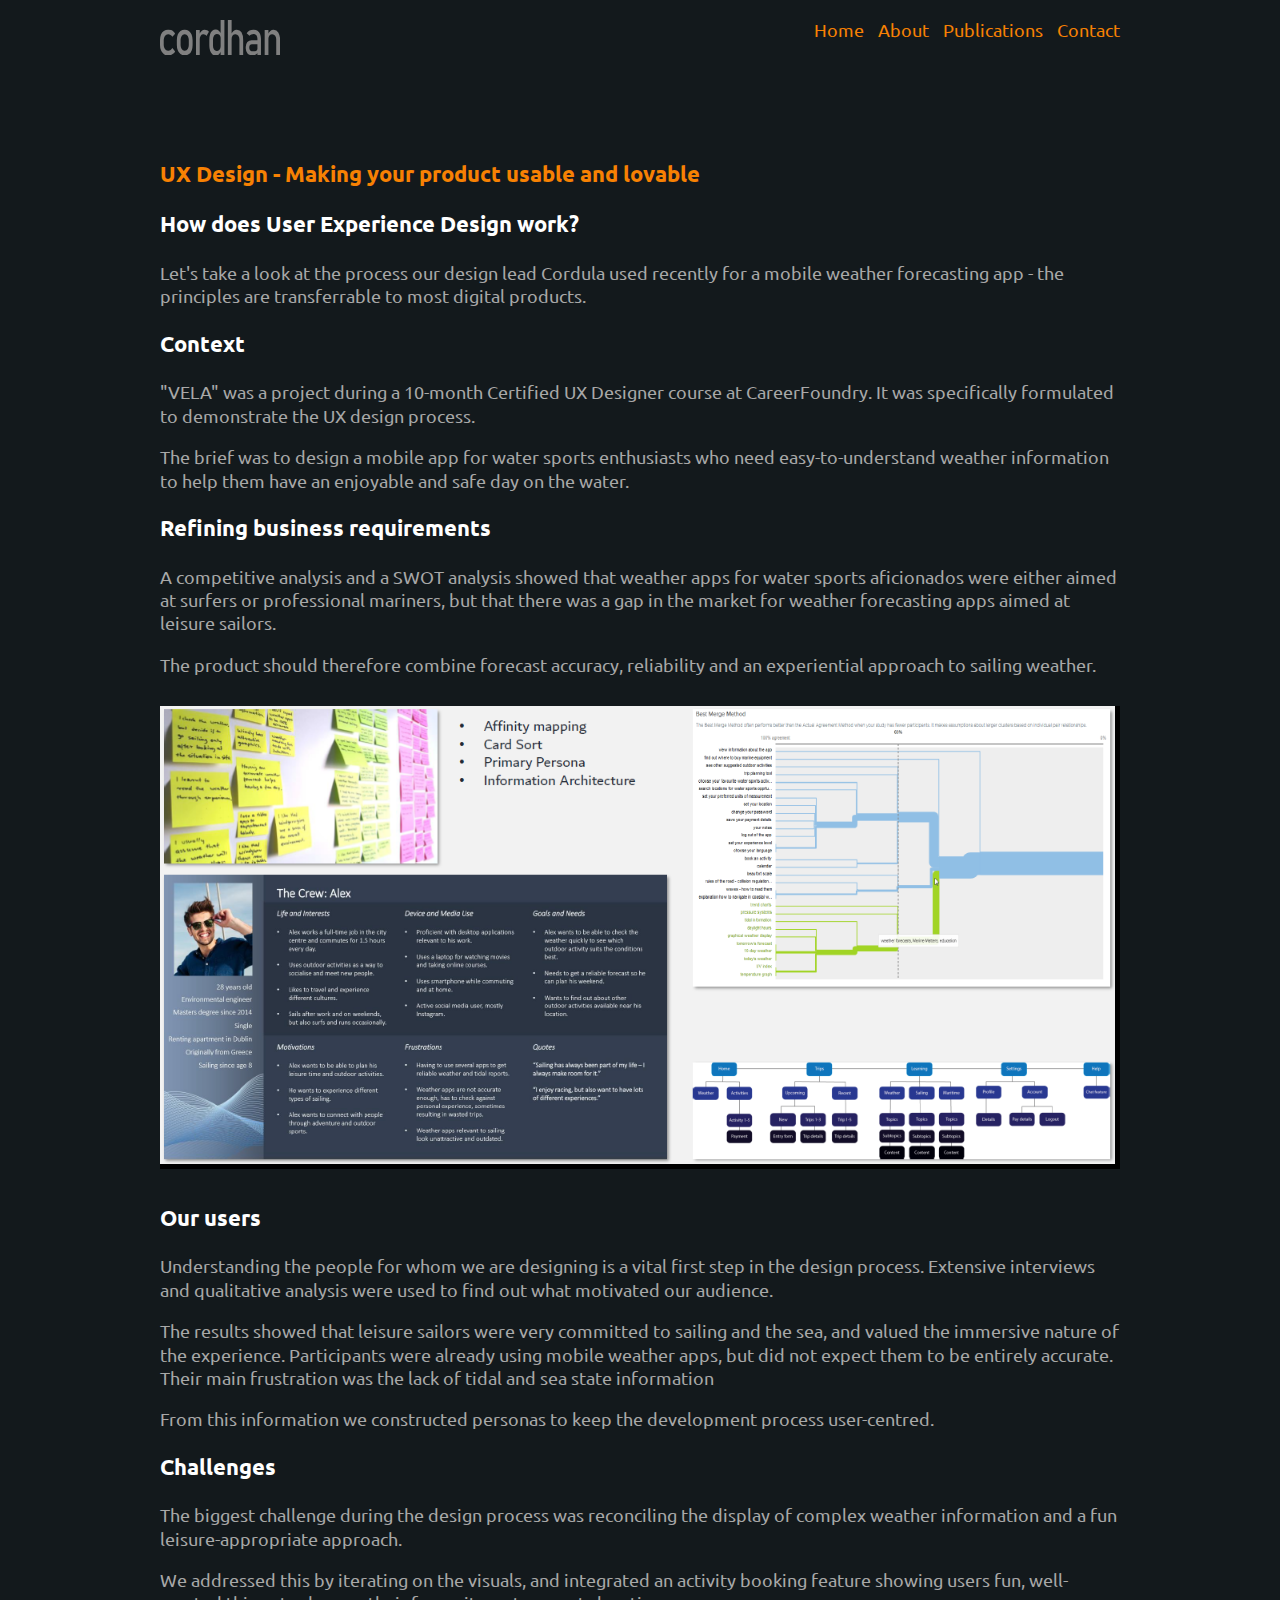
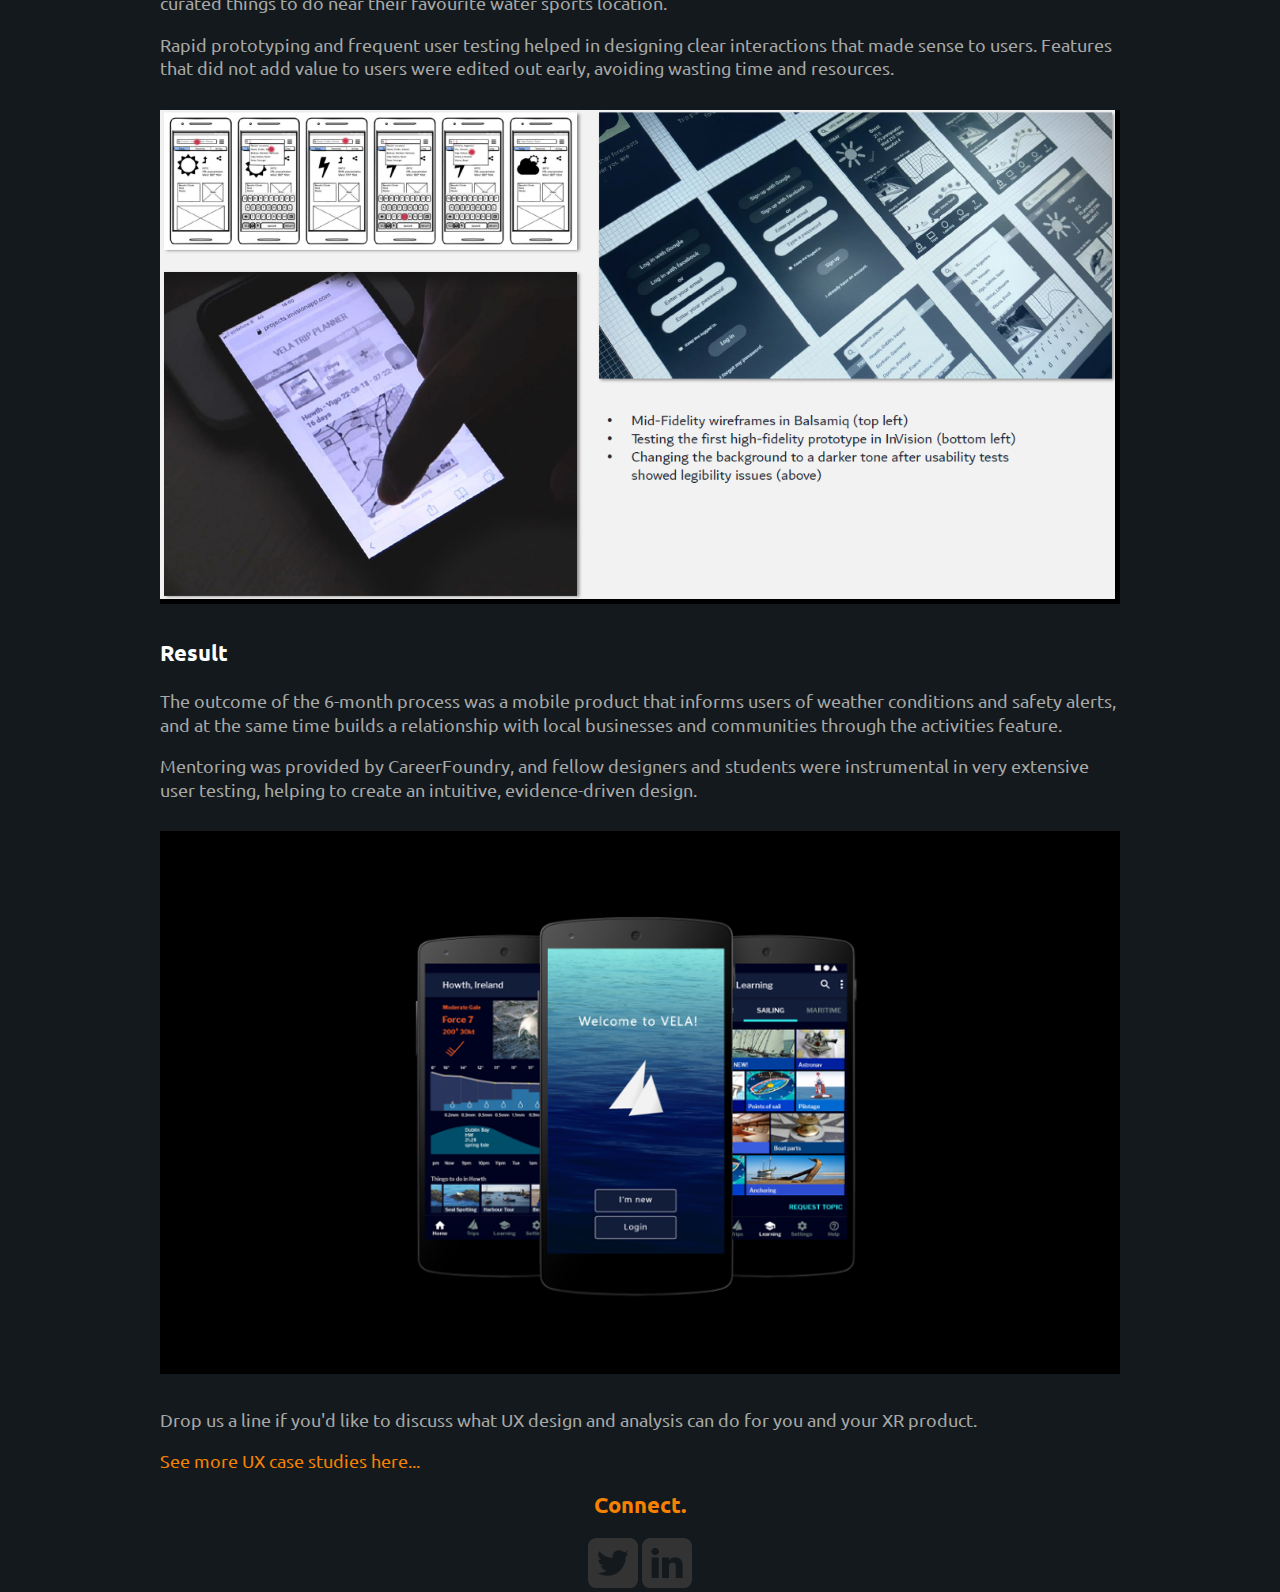
<file: pages/UX-case-study.html>
<!DOCTYPE html>
<html lang="en" dir="ltr">

<head>
  <meta charset="utf-8">
  <meta name="viewport" content="width=device-width, initial-scale=1">
  <link rel="stylesheet" type="text/css" href="../css/normalize.css">
  <link rel="stylesheet" type="text/css" href="../css/style.css">
  <link href="https://fonts.googleapis.com/css?family=Ubuntu:400,700" rel="stylesheet">
  <title>UX Analysis</title>
</head>

<body>
  <div class="wrapper">

    <header>
      <div class="logo">
        <svg xmlns="http://www.w3.org/2000/svg" viewBox="0 0 75.46 22.28">
          <defs>
            <style>
              .cls-1 {
                fill: #808080;
              }
            </style>
          </defs>
          <title>logo</title>
          <g id="Layer_2" data-name="Layer 2">
            <g id="Layer_1-2" data-name="Layer 1">
              <path class="cls-1" transform="translate(-1.5 -4.5)" d="M 5 26.73 l -1.16 -0.8 A 5 5 0 0 1 2.11 23.6 a 9.92 9.92 0 0 1 -0.61 -3.7 V 17.32 a 9.68 9.68 0 0 1 0.61 -3.65 a 5 5 0 0 1 1.77 -2.31 a 4.85 4.85 0 0 1 2.8 -0.79 a 5.12 5.12 0 0 1 1.76 0.29 a 4.67 4.67 0 0 1 1.48 0.86 A 4.6 4.6 0 0 1 11 13.08 l -1.7 2 a 3.68 3.68 0 0 0 -1.19 -1.17 a 2.72 2.72 0 0 0 -1.42 -0.41 a 2.48 2.48 0 0 0 -2.11 1 a 4.64 4.64 0 0 0 -0.75 2.82 V 19.9 a 4.77 4.77 0 0 0 0.75 2.88 a 2.44 2.44 0 0 0 2.11 1 a 2.66 2.66 0 0 0 1.44 -0.43 a 3.92 3.92 0 0 0 1.17 -1.25 L 11 24.26 A 4.71 4.71 0 0 1 9.91 25.6 a 4.62 4.62 0 0 1 -1.48 0.84 a 5.06 5.06 0 0 1 -1.75 0.29 Z" />
              <path class="cls-1" transform="translate(-1.5 -4.5)" d="M 14.36 25.93 a 5 5 0 0 1 -1.69 -2.34 a 10.42 10.42 0 0 1 -0.58 -3.7 V 17.33 a 10.16 10.16 0 0 1 0.58 -3.65 a 4.9 4.9 0 0 1 1.69 -2.32 A 4.45 4.45 0 0 1 17 10.57 a 4.46 4.46 0 0 1 2.67 0.79 a 4.9 4.9 0 0 1 1.69 2.32 A 10.16 10.16 0 0 1 22 17.33 v 2.61 a 10.28 10.28 0 0 1 -0.58 3.67 a 5 5 0 0 1 -1.69 2.32 a 4.47 4.47 0 0 1 -2.67 0.8 A 4.46 4.46 0 0 1 14.36 25.93 Z m 4.57 -3.15 a 5.1 5.1 0 0 0 0.68 -2.84 V 17.33 a 5 5 0 0 0 -0.68 -2.83 a 2.16 2.16 0 0 0 -1.91 -1 a 2.17 2.17 0 0 0 -1.91 1 a 5 5 0 0 0 -0.67 2.83 v 2.61 a 5.1 5.1 0 0 0 0.67 2.84 a 2.16 2.16 0 0 0 1.91 1 A 2.14 2.14 0 0 0 18.93 22.78 Z" />
              <path class="cls-1" transform="translate(-1.5 -4.5)" d="M 24.13 10.79 h 2.35 V 26.5 H 24.13 Z m 5.8 3 a 2.29 2.29 0 0 0 -1.1 -0.26 a 2.05 2.05 0 0 0 -1.73 0.81 a 3.65 3.65 0 0 0 -0.62 2.25 l -0.24 -3 a 5.45 5.45 0 0 1 1.43 -2.18 a 2.84 2.84 0 0 1 1.94 -0.78 a 3.41 3.41 0 0 1 1.48 0.31 a 3.26 3.26 0 0 1 1.16 0.91 l -1.54 2.73 A 2 2 0 0 0 29.93 13.76 Z" />
              <path class="cls-1" transform="translate(-1.5 -4.5)" d="M 34.37 26 A 4.67 4.67 0 0 1 33 23.84 a 11 11 0 0 1 -0.48 -3.45 V 16.92 a 11.31 11.31 0 0 1 0.47 -3.46 a 4.7 4.7 0 0 1 1.38 -2.19 a 3.3 3.3 0 0 1 2.18 -0.75 a 3 3 0 0 1 1.94 0.73 a 5 5 0 0 1 1.42 2 l -0.24 3.21 a 4.79 4.79 0 0 0 -0.27 -1.71 a 2.28 2.28 0 0 0 -0.81 -1.08 a 2.12 2.12 0 0 0 -1.27 -0.37 a 2 2 0 0 0 -1.81 0.95 A 4.82 4.82 0 0 0 34.82 17 v 3.42 A 4.68 4.68 0 0 0 35.46 23 a 2.07 2.07 0 0 0 1.81 0.93 a 2.12 2.12 0 0 0 1.27 -0.38 a 2.45 2.45 0 0 0 0.81 -1.12 a 5 5 0 0 0 0.27 -1.74 L 39.78 24 A 4.35 4.35 0 0 1 38.61 26 a 2.79 2.79 0 0 1 -2 0.79 A 3.44 3.44 0 0 1 34.37 26 Z M 39.62 4.5 H 42 v 22 H 39.62 Z" />
              <path class="cls-1" transform="translate(-1.5 -4.5)" d="M 44.18 4.5 h 2.36 v 22 H 44.18 Z M 51.45 17 a 4.32 4.32 0 0 0 -0.66 -2.57 a 2.37 2.37 0 0 0 -3.63 -0.12 a 3.53 3.53 0 0 0 -0.62 2.22 l -0.25 -3 a 5.47 5.47 0 0 1 1.45 -2.16 a 3 3 0 0 1 2 -0.76 a 3.37 3.37 0 0 1 3 1.67 A 8.79 8.79 0 0 1 53.8 17 V 26.5 H 51.45 Z" />
              <path class="cls-1" transform="translate(-1.5 -4.5)" d="M 56.53 25.53 a 5.29 5.29 0 0 1 -1.1 -3.66 a 5.21 5.21 0 0 1 1 -3.49 a 3.78 3.78 0 0 1 3 -1.17 h 3.4 L 63 19.69 H 59.48 a 1.72 1.72 0 0 0 -1.38 0.54 a 2.53 2.53 0 0 0 -0.45 1.64 a 2.34 2.34 0 0 0 0.6 1.77 a 2.57 2.57 0 0 0 1.84 0.58 a 4.23 4.23 0 0 0 2 -0.38 a 1.27 1.27 0 0 0 0.66 -1.18 L 63 24.87 a 3.3 3.3 0 0 1 -0.76 1 a 3.05 3.05 0 0 1 -1.06 0.62 a 4.35 4.35 0 0 1 -1.35 0.2 A 4.26 4.26 0 0 1 56.53 25.53 Z m 6.24 -9 a 4 4 0 0 0 -0.63 -2.39 a 2.08 2.08 0 0 0 -1.78 -0.86 a 3.62 3.62 0 0 0 -1.4 0.29 a 3.85 3.85 0 0 0 -1.22 0.8 L 56 12.84 a 4.76 4.76 0 0 1 1.8 -1.68 a 5.09 5.09 0 0 1 2.47 -0.59 a 4.58 4.58 0 0 1 2.55 0.68 a 4.32 4.32 0 0 1 1.62 2 A 8.31 8.31 0 0 1 65 16.41 V 26.5 H 62.77 Z" />
              <path class="cls-1" transform="translate(-1.5 -4.5)" d="M 67.33 10.79 h 2.36 V 26.5 H 67.33 Z M 74.6 17 a 4.32 4.32 0 0 0 -0.66 -2.57 a 2.35 2.35 0 0 0 -3.62 -0.11 a 3.59 3.59 0 0 0 -0.63 2.26 l -0.25 -3 a 5.45 5.45 0 0 1 1.45 -2.19 a 3 3 0 0 1 2 -0.77 a 3.37 3.37 0 0 1 3 1.67 A 8.79 8.79 0 0 1 77 17 V 26.5 H 74.6 Z" />
            </g>
          </g>
        </svg>
      </div>

      <ul class="navigation">
        <li><a href="../index.html">Home</a></li>
        <li><a href="../about.html">About</a></li>
        <li><a href="../publications.html">Publications</a></li>
        <li><a href="../contact.html">Contact</a></li>
      </ul>

      <div class="dropdown">
        <div onclick="myFunction()" class="menu">
          <div class="menu-icon"></div>
          <div class="menu-icon"></div>
          <div class="menu-icon"></div>
        </div>
        <div id="myDropdown" class="dropdown-content">
          <a href="index.html">Home</a>
          <a href="about.html">About</a>
          <a href="publications.html">Publications</a>
          <a href="contact.html">Contact</a>
        </div>
      </div>

    </header>
    <h2>UX Design - Making your product usable and lovable</h2>

    <h3>How does User Experience Design work?</h3>
    <div>
      <p>Let's take a look at the process our design lead Cordula used recently for a mobile weather forecasting app - the principles are transferrable to most digital products.</p>
      <h3>Context</h3>
      <p>"VELA" was a project during a 10-month Certified UX Designer course at CareerFoundry. It was specifically formulated to demonstrate the UX design process. </p>
      <p>The brief was to design a mobile app for water sports enthusiasts who need easy-to-understand weather information to help them have an enjoyable and safe day on the water.</p>

      <h3>Refining business requirements</h3>
      <p>A competitive analysis and a SWOT analysis showed that weather apps for water sports aficionados were either aimed at surfers or professional mariners, but that there was a gap in the market for weather forecasting apps aimed at leisure sailors.</p>
      <p>The product should therefore combine forecast accuracy, reliability and an experiential approach to sailing weather.</p>

      <div class="images">
        <img src="../img/vela_2.png" alt="User personas and information architecture UX diagrams">
      </div>

      <h3>Our users</h3>
      <p>Understanding the people for whom we are designing is a vital first step in the design process. Extensive interviews and qualitative analysis were used to find out what motivated our audience.</p>
      <p>The results showed that leisure sailors were very committed to sailing and the sea, and valued the immersive nature of the experience. Participants were already using mobile weather apps, but did not expect them to be entirely accurate. Their main frustration was the lack of tidal and sea state information</p>
      <p>From this information we constructed personas to keep the development process user-centred.</p>

      <h3>Challenges</h3>
      <p>The biggest challenge during the design process was reconciling the display of complex weather information and a fun leisure-appropriate approach.</p>
      <p>We addressed this by iterating on the visuals, and integrated an activity booking feature showing users fun, well-curated things to do near their favourite water sports location.</p>
      <p>Rapid prototyping and frequent user testing helped in designing clear interactions that made sense to users. Features that did not add value to users were edited out early, avoiding wasting time and resources.</p>

      <div class="images">
        <img src="../img/vela_3.png" alt="User personas and information architecture UX diagrams">
      </div>

      <h3>Result</h3>
      <p>The outcome of the 6-month process was a mobile product that informs users of weather conditions and safety alerts, and at the same time builds a relationship with local businesses and communities through the activities feature.</p>
      <p>Mentoring was provided by CareerFoundry, and fellow designers and students were instrumental in very extensive user testing, helping to create an intuitive, evidence-driven design.</p>

      <div class="images">
        <img src="../img/vela_1.png" alt="User personas and information architecture UX diagrams">
      </div>

      <p>Drop us a line if you'd like to discuss what UX design and analysis can do for you and your XR product.</p>
      <a href="https://cordulahansen.myportfolio.com/work" target="_blank">See more UX case studies here...</a>
    </div>



    <div class="social_connect">
      <h2>Connect.</h2>
      <div class="social_logo">
        <a href="https://twitter.com/CordulaHansen" target="_blank">
          <svg xmlns="http://www.w3.org/2000/svg" id="twitter" viewBox="0 0 6.35 6.35" width="24" height="24" version="1.1">
            <defs id="defs4641" />
            <g id="layer1" transform="translate(0 -290.65)">
              <path id="rect4598" style="opacity: 1; fill: #333333; fill-opacity: 1; stroke: none; stroke-dasharray: none; stroke-dashoffset: 0; stroke-linecap: butt; stroke-linejoin: miter; stroke-miterlimit: 4; stroke-opacity: 1; stroke-width: 0.264583;"
                d="M 1.05833 234.105 C 0.472017 234.105 2.5e-008 234.577 2.5e-008 235.163 v 4.23334 c 0 0.58631 0.472017 1.05833 1.05833 1.05833 h 4.23333 c 0.586317 0 1.05833 -0.47202 1.05833 -1.05833 v -4.23334 c 0 -0.58631 -0.472016 -1.05833 -1.05833 -1.05833 Z m 0.794267 1.05833 h 2.64428 c 0.435161 0 0.795301 0.35808 0.795301 0.79324 v 2.64635 c 0 0.43516 -0.36014 0.79271 -0.795301 0.79271 H 1.8526 c -0.435161 0 -0.794783 -0.35755 -0.794783 -0.79271 v -2.64635 c 0 -0.43516 0.359622 -0.79324 0.794783 -0.79324 Z m 0 0.52969 c -0.151155 0 -0.265617 0.11239 -0.265617 0.26355 v 2.64635 c 0 0.15115 0.114462 0.26355 0.265617 0.26355 h 2.64428 c 0.151156 0 0.266134 -0.1124 0.266134 -0.26355 v -2.64635 c 0 -0.15116 -0.114978 -0.26355 -0.266134 -0.26355 Z m 2.38073 0.26406 a 0.264583 0.264583 0 0 1 0.264583 0.26459 a 0.264583 0.264583 0 0 1 -0.264583 0.26458 a 0.264583 0.264583 0 0 1 -0.264584 -0.26458 a 0.264583 0.264583 0 0 1 0.264584 -0.26459 Z M 3.175 236.222 c 0.581368 0 1.05833 0.47697 1.05833 1.05834 c 0 0.58136 -0.476966 1.05885 -1.05833 1.05885 c -0.581367 0 -1.05885 -0.47749 -1.05885 -1.05885 c 0 -0.58137 0.477483 -1.05834 1.05885 -1.05834 Z m 0 0.52917 c -0.295384 0 -0.529683 0.23378 -0.529683 0.52917 c 0 0.29538 0.234299 0.52968 0.529683 0.52968 c 0.295385 0 0.529167 -0.2343 0.529167 -0.52968 c 0 -0.29539 -0.233782 -0.52917 -0.529167 -0.52917 Z" />
              <path id="rect5230" style="opacity: 1; fill: #333333; fill-opacity: 1; stroke: none; stroke-dasharray: none; stroke-dashoffset: 0; stroke-linecap: butt; stroke-linejoin: miter; stroke-miterlimit: 4; stroke-opacity: 1; stroke-width: 0.264583;"
                d="M 1.05833 290.65 C 0.472017 290.65 5e-008 291.122 5e-008 291.708 v 4.23334 c 0 0.58631 0.472017 1.05833 1.05833 1.05833 h 4.23333 c 0.586317 0 1.05833 -0.47202 1.05833 -1.05833 v -4.23334 c 0 -0.58631 -0.472017 -1.05833 -1.05833 -1.05833 Z m 2.8851 1.54719 a 0.835122 0.835122 0 0 1 0.606163 0.262 c 0.044844 -0.01 0.303834 -0.069 0.500229 -0.20205 c 0 0 -0.090284 0.3144 -0.330213 0.45062 c 0 0 0.241835 -0.0266 0.439767 -0.11318 c 0 0 -0.202279 0.28262 -0.382405 0.4005 a 0.835122 0.835122 0 0 1 0.00106 0.0372 a 0.835122 0.835122 0 0 1 -0.00159 0.0351 a 2.35434 2.35434 0 0 1 0.00159 0.031 a 2.35434 2.35434 0 0 1 -2.35438 2.35438 a 2.35434 2.35434 0 0 1 -1.233 -0.35192 c 0.736201 0.0407 1.17665 -0.34985 1.17665 -0.34985 c -0.639752 -0.0495 -0.754994 -0.57154 -0.754994 -0.57154 c 0.185566 0.0318 0.363802 -0.0114 0.363802 -0.0114 c -0.685914 -0.18379 -0.654741 -0.81855 -0.654741 -0.81855 c 0.154956 0.095 0.363802 0.10077 0.363802 0.10077 c -0.632682 -0.47717 -0.240295 -1.1033 -0.240295 -1.1033 c 0.661408 0.81704 1.53813 0.86699 1.68465 0.87023 a 0.835122 0.835122 0 0 1 -0.021696 -0.185 a 0.835122 0.835122 0 0 1 0.83561 -0.83509 Z" />
            </g>
          </svg>
        </a>
      </div>
      <div class="social_logo">
        <a href="https://www.linkedin.com/in/cordula-hansen-phd-992b4147/" target="_blank">
          <svg xmlns="http://www.w3.org/2000/svg" id="linkedin" viewBox="0 0 6.35 6.35" width="24" height="24" version="1.1">
            <defs id="defslinkedin"/>
            <g id="layer1linkedin" transform="translate(0 -290.65)">
              <path id="rectlinkedin" style="opacity: 1; fill: #333333; fill-opacity: 1; stroke: none; stroke-dasharray: none; stroke-dashoffset: 0; stroke-linecap: butt; stroke-linejoin: miter; stroke-miterlimit: 4; stroke-opacity: 1; stroke-width: 0.264583;"
                d="M 1.05833 234.105 C 0.472017 234.105 2.5e-008 234.577 2.5e-008 235.163 v 4.23334 c 0 0.58631 0.472017 1.05833 1.05833 1.05833 h 4.23333 c 0.586317 0 1.05833 -0.47202 1.05833 -1.05833 v -4.23334 c 0 -0.58631 -0.472016 -1.05833 -1.05833 -1.05833 Z m 0.794267 1.05833 h 2.64428 c 0.435161 0 0.795301 0.35808 0.795301 0.79324 v 2.64635 c 0 0.43516 -0.36014 0.79271 -0.795301 0.79271 H 1.8526 c -0.435161 0 -0.794783 -0.35755 -0.794783 -0.79271 v -2.64635 c 0 -0.43516 0.359622 -0.79324 0.794783 -0.79324 Z m 0 0.52969 c -0.151155 0 -0.265617 0.11239 -0.265617 0.26355 v 2.64635 c 0 0.15115 0.114462 0.26355 0.265617 0.26355 h 2.64428 c 0.151156 0 0.266134 -0.1124 0.266134 -0.26355 v -2.64635 c 0 -0.15116 -0.114978 -0.26355 -0.266134 -0.26355 Z m 2.38073 0.26406 a 0.264583 0.264583 0 0 1 0.264583 0.26459 a 0.264583 0.264583 0 0 1 -0.264583 0.26458 a 0.264583 0.264583 0 0 1 -0.264584 -0.26458 a 0.264583 0.264583 0 0 1 0.264584 -0.26459 Z M 3.175 236.222 c 0.581368 0 1.05833 0.47697 1.05833 1.05834 c 0 0.58136 -0.476966 1.05885 -1.05833 1.05885 c -0.581367 0 -1.05885 -0.47749 -1.05885 -1.05885 c 0 -0.58137 0.477483 -1.05834 1.05885 -1.05834 Z m 0 0.52917 c -0.295384 0 -0.529683 0.23378 -0.529683 0.52917 c 0 0.29538 0.234299 0.52968 0.529683 0.52968 c 0.295385 0 0.529167 -0.2343 0.529167 -0.52968 c 0 -0.29539 -0.233782 -0.52917 -0.529167 -0.52917 Z" />
              <path id="rect5222" style="opacity: 1; fill: #333333; fill-opacity: 1; stroke: none; stroke-dasharray: none; stroke-dashoffset: 0; stroke-linecap: butt; stroke-linejoin: miter; stroke-miterlimit: 4; stroke-opacity: 1; stroke-width: 0.264583;"
                d="M 1.05833 290.65 C 0.472016 290.65 2.5e-008 291.122 2.5e-008 291.708 v 4.23334 c 0 0.58631 0.472016 1.05833 1.05833 1.05833 h 4.23333 c 0.586317 0 1.05833 -0.47202 1.05833 -1.05833 v -4.23334 c 0 -0.58631 -0.472017 -1.05833 -1.05833 -1.05833 Z m 0.617016 1.26866 c 0.268058 -0.0001 0.485707 0.20104 0.485241 0.44855 c -4.5e-005 0.24717 -0.217543 0.44762 -0.485241 0.44752 c -0.267694 0.0001 -0.484679 -0.20035 -0.484724 -0.44752 c -0.000529 -0.24751 0.216667 -0.44865 0.484724 -0.44855 Z m 2.51871 1.1808 c 0.57412 0 0.965317 0.35647 0.965317 1.02733 v 1.60455 H 4.28863 v -1.60455 c 0 -0.17923 -0.105114 -0.35967 -0.390673 -0.35967 c -0.478571 0 -0.480592 0.48161 -0.480592 0.65733 v 1.30689 H 2.54661 v -2.61327 h 0.870747 v 0.43563 c 0 0 0.213278 -0.45424 0.776697 -0.45424 Z m -2.95382 0.0186 h 0.870747 v 2.61327 H 1.24023 Z" />
            </g>
          </svg>
        </a>
      </div>
    </div>

  </div>

  <script src="../js/jquery-3.3.1.min.js"></script>
  <script src="../js/scripts.js"></script>

</body>

</html>
</file>
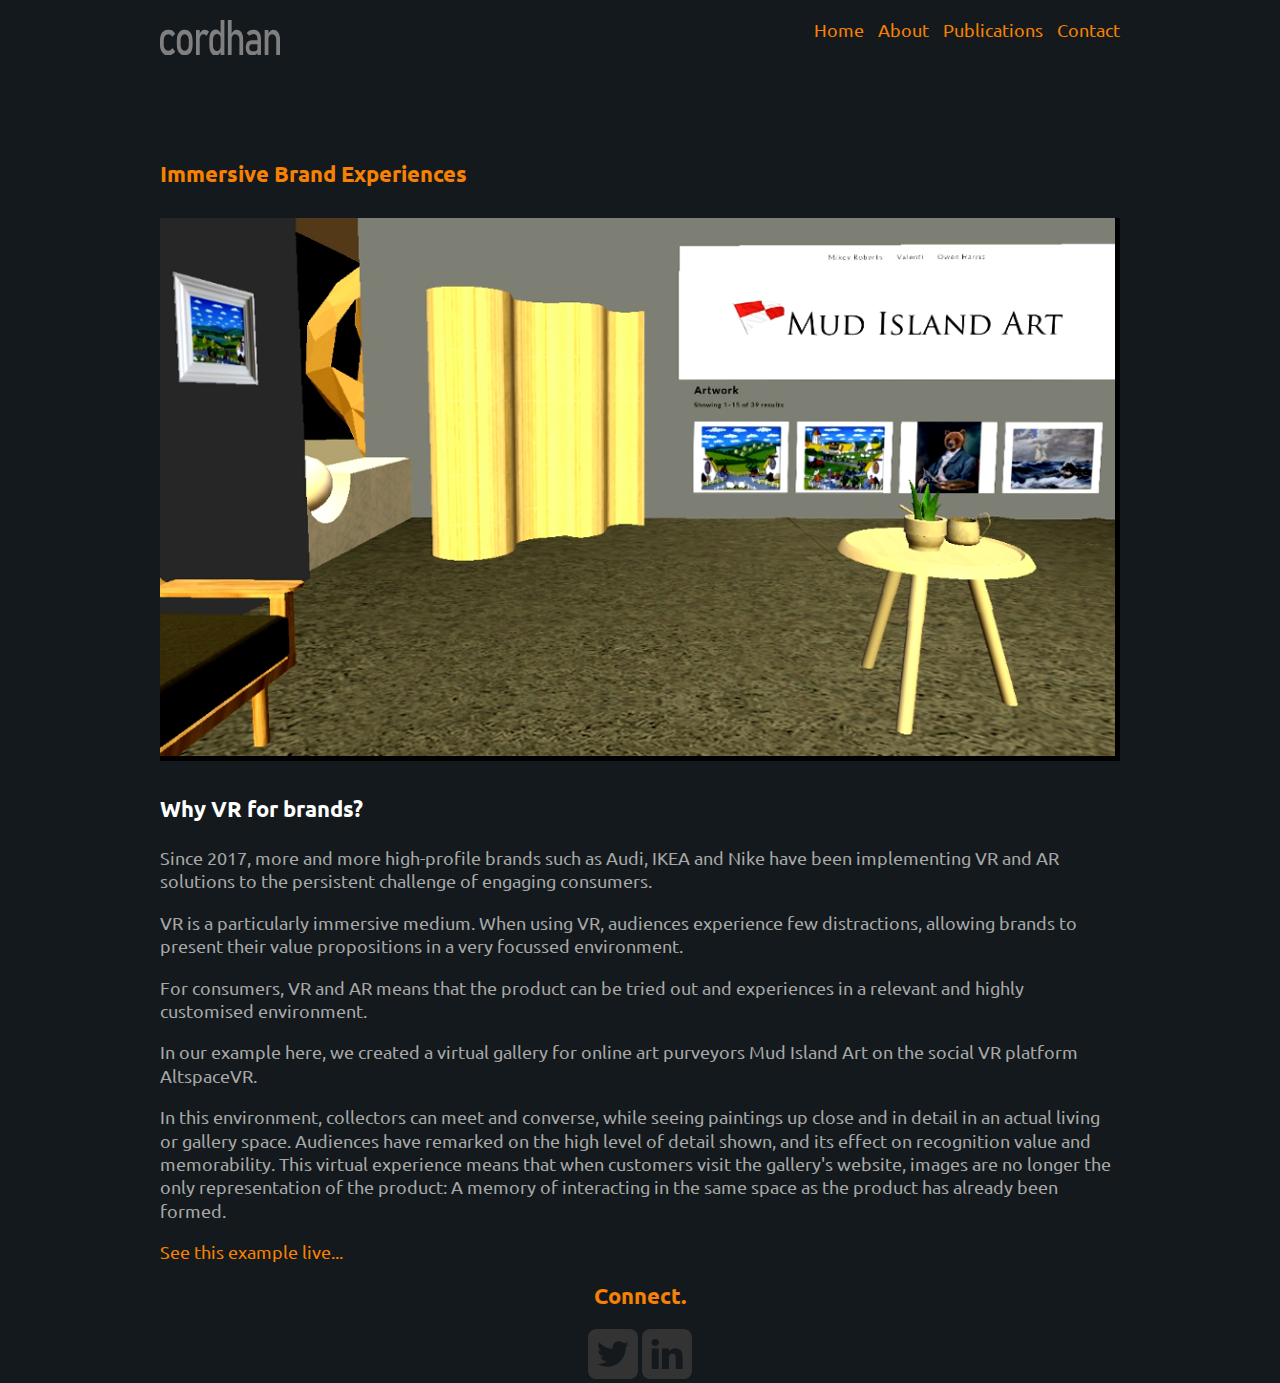
<file: pages/VR-brand-experience.html>
<!DOCTYPE html>
<html lang="en" dir="ltr">

<head>
  <meta charset="utf-8">
  <meta name="viewport" content="width=device-width, initial-scale=1">
  <link rel="stylesheet" type="text/css" href="../css/normalize.css">
  <link rel="stylesheet" type="text/css" href="../css/style.css">
  <link href="https://fonts.googleapis.com/css?family=Ubuntu:400,700" rel="stylesheet">
  <title>VR Brand Experiences</title>
</head>

<body>
  <div class="wrapper">

    <header>
      <div class="logo">
        <svg xmlns="http://www.w3.org/2000/svg" viewBox="0 0 75.46 22.28">
          <defs>
            <style>
              .cls-1 {
                fill: #808080;
              }
            </style>
          </defs>
          <title>logo</title>
          <g id="Layer_2" data-name="Layer 2">
            <g id="Layer_1-2" data-name="Layer 1">
              <path class="cls-1" transform="translate(-1.5 -4.5)" d="M 5 26.73 l -1.16 -0.8 A 5 5 0 0 1 2.11 23.6 a 9.92 9.92 0 0 1 -0.61 -3.7 V 17.32 a 9.68 9.68 0 0 1 0.61 -3.65 a 5 5 0 0 1 1.77 -2.31 a 4.85 4.85 0 0 1 2.8 -0.79 a 5.12 5.12 0 0 1 1.76 0.29 a 4.67 4.67 0 0 1 1.48 0.86 A 4.6 4.6 0 0 1 11 13.08 l -1.7 2 a 3.68 3.68 0 0 0 -1.19 -1.17 a 2.72 2.72 0 0 0 -1.42 -0.41 a 2.48 2.48 0 0 0 -2.11 1 a 4.64 4.64 0 0 0 -0.75 2.82 V 19.9 a 4.77 4.77 0 0 0 0.75 2.88 a 2.44 2.44 0 0 0 2.11 1 a 2.66 2.66 0 0 0 1.44 -0.43 a 3.92 3.92 0 0 0 1.17 -1.25 L 11 24.26 A 4.71 4.71 0 0 1 9.91 25.6 a 4.62 4.62 0 0 1 -1.48 0.84 a 5.06 5.06 0 0 1 -1.75 0.29 Z" />
              <path class="cls-1" transform="translate(-1.5 -4.5)" d="M 14.36 25.93 a 5 5 0 0 1 -1.69 -2.34 a 10.42 10.42 0 0 1 -0.58 -3.7 V 17.33 a 10.16 10.16 0 0 1 0.58 -3.65 a 4.9 4.9 0 0 1 1.69 -2.32 A 4.45 4.45 0 0 1 17 10.57 a 4.46 4.46 0 0 1 2.67 0.79 a 4.9 4.9 0 0 1 1.69 2.32 A 10.16 10.16 0 0 1 22 17.33 v 2.61 a 10.28 10.28 0 0 1 -0.58 3.67 a 5 5 0 0 1 -1.69 2.32 a 4.47 4.47 0 0 1 -2.67 0.8 A 4.46 4.46 0 0 1 14.36 25.93 Z m 4.57 -3.15 a 5.1 5.1 0 0 0 0.68 -2.84 V 17.33 a 5 5 0 0 0 -0.68 -2.83 a 2.16 2.16 0 0 0 -1.91 -1 a 2.17 2.17 0 0 0 -1.91 1 a 5 5 0 0 0 -0.67 2.83 v 2.61 a 5.1 5.1 0 0 0 0.67 2.84 a 2.16 2.16 0 0 0 1.91 1 A 2.14 2.14 0 0 0 18.93 22.78 Z" />
              <path class="cls-1" transform="translate(-1.5 -4.5)" d="M 24.13 10.79 h 2.35 V 26.5 H 24.13 Z m 5.8 3 a 2.29 2.29 0 0 0 -1.1 -0.26 a 2.05 2.05 0 0 0 -1.73 0.81 a 3.65 3.65 0 0 0 -0.62 2.25 l -0.24 -3 a 5.45 5.45 0 0 1 1.43 -2.18 a 2.84 2.84 0 0 1 1.94 -0.78 a 3.41 3.41 0 0 1 1.48 0.31 a 3.26 3.26 0 0 1 1.16 0.91 l -1.54 2.73 A 2 2 0 0 0 29.93 13.76 Z" />
              <path class="cls-1" transform="translate(-1.5 -4.5)" d="M 34.37 26 A 4.67 4.67 0 0 1 33 23.84 a 11 11 0 0 1 -0.48 -3.45 V 16.92 a 11.31 11.31 0 0 1 0.47 -3.46 a 4.7 4.7 0 0 1 1.38 -2.19 a 3.3 3.3 0 0 1 2.18 -0.75 a 3 3 0 0 1 1.94 0.73 a 5 5 0 0 1 1.42 2 l -0.24 3.21 a 4.79 4.79 0 0 0 -0.27 -1.71 a 2.28 2.28 0 0 0 -0.81 -1.08 a 2.12 2.12 0 0 0 -1.27 -0.37 a 2 2 0 0 0 -1.81 0.95 A 4.82 4.82 0 0 0 34.82 17 v 3.42 A 4.68 4.68 0 0 0 35.46 23 a 2.07 2.07 0 0 0 1.81 0.93 a 2.12 2.12 0 0 0 1.27 -0.38 a 2.45 2.45 0 0 0 0.81 -1.12 a 5 5 0 0 0 0.27 -1.74 L 39.78 24 A 4.35 4.35 0 0 1 38.61 26 a 2.79 2.79 0 0 1 -2 0.79 A 3.44 3.44 0 0 1 34.37 26 Z M 39.62 4.5 H 42 v 22 H 39.62 Z" />
              <path class="cls-1" transform="translate(-1.5 -4.5)" d="M 44.18 4.5 h 2.36 v 22 H 44.18 Z M 51.45 17 a 4.32 4.32 0 0 0 -0.66 -2.57 a 2.37 2.37 0 0 0 -3.63 -0.12 a 3.53 3.53 0 0 0 -0.62 2.22 l -0.25 -3 a 5.47 5.47 0 0 1 1.45 -2.16 a 3 3 0 0 1 2 -0.76 a 3.37 3.37 0 0 1 3 1.67 A 8.79 8.79 0 0 1 53.8 17 V 26.5 H 51.45 Z" />
              <path class="cls-1" transform="translate(-1.5 -4.5)" d="M 56.53 25.53 a 5.29 5.29 0 0 1 -1.1 -3.66 a 5.21 5.21 0 0 1 1 -3.49 a 3.78 3.78 0 0 1 3 -1.17 h 3.4 L 63 19.69 H 59.48 a 1.72 1.72 0 0 0 -1.38 0.54 a 2.53 2.53 0 0 0 -0.45 1.64 a 2.34 2.34 0 0 0 0.6 1.77 a 2.57 2.57 0 0 0 1.84 0.58 a 4.23 4.23 0 0 0 2 -0.38 a 1.27 1.27 0 0 0 0.66 -1.18 L 63 24.87 a 3.3 3.3 0 0 1 -0.76 1 a 3.05 3.05 0 0 1 -1.06 0.62 a 4.35 4.35 0 0 1 -1.35 0.2 A 4.26 4.26 0 0 1 56.53 25.53 Z m 6.24 -9 a 4 4 0 0 0 -0.63 -2.39 a 2.08 2.08 0 0 0 -1.78 -0.86 a 3.62 3.62 0 0 0 -1.4 0.29 a 3.85 3.85 0 0 0 -1.22 0.8 L 56 12.84 a 4.76 4.76 0 0 1 1.8 -1.68 a 5.09 5.09 0 0 1 2.47 -0.59 a 4.58 4.58 0 0 1 2.55 0.68 a 4.32 4.32 0 0 1 1.62 2 A 8.31 8.31 0 0 1 65 16.41 V 26.5 H 62.77 Z" />
              <path class="cls-1" transform="translate(-1.5 -4.5)" d="M 67.33 10.79 h 2.36 V 26.5 H 67.33 Z M 74.6 17 a 4.32 4.32 0 0 0 -0.66 -2.57 a 2.35 2.35 0 0 0 -3.62 -0.11 a 3.59 3.59 0 0 0 -0.63 2.26 l -0.25 -3 a 5.45 5.45 0 0 1 1.45 -2.19 a 3 3 0 0 1 2 -0.77 a 3.37 3.37 0 0 1 3 1.67 A 8.79 8.79 0 0 1 77 17 V 26.5 H 74.6 Z" />
            </g>
          </g>
        </svg>
      </div>

      <ul class="navigation">
        <li><a href="../index.html">Home</a></li>
        <li><a href="../about.html">About</a></li>
        <li><a href="../publications.html">Publications</a></li>
        <li><a href="../contact.html">Contact</a></li>
      </ul>

      <div class="dropdown">
        <div onclick="myFunction()" class="menu">
          <div class="menu-icon"></div>
          <div class="menu-icon"></div>
          <div class="menu-icon"></div>
        </div>
        <div id="myDropdown" class="dropdown-content">
          <a href="index.html">Home</a>
          <a href="about.html">About</a>
          <a href="publications.html">Publications</a>
          <a href="contact.html">Contact</a>
        </div>
      </div>

    </header>
    <h2>Immersive Brand Experiences</h2>

    <div class="images">
      <img src="../img/brand_exp_mud_island.png" alt="Social media environment in AltspaceVR for Irish art gallery">
    </div>

    <h3>Why VR for brands?</h3>
    <div>
      <p>Since 2017, more and more high-profile brands such as Audi, IKEA and Nike have been implementing VR and AR solutions to the persistent challenge of engaging consumers.</p>
      <p>VR is a particularly immersive medium. When using VR, audiences experience few distractions, allowing brands to present their value propositions in a very focussed environment.</p>
      <p>For consumers, VR and AR means that the product can be tried out and experiences in a relevant and highly customised environment.</p>
      <p>In our example here, we created a virtual gallery for online art purveyors Mud Island Art on the social VR platform AltspaceVR.</p>
      <p>In this environment, collectors can meet and converse, while seeing paintings up close and in detail in an actual living or gallery space. Audiences have remarked on the high level of detail shown, and its effect on recognition value and memorability.
      This virtual experience means that when customers visit the gallery's website, images are no longer the only representation of the product: A memory of interacting in the same space as the product has already been formed.</p>
      <a href="https://account.altvr.com/worlds/1099997487134933520/spaces/1116028514617786810" target="_blank">See this example live...</a>
    </div>



    <div class="social_connect">
      <h2>Connect.</h2>
      <div class="social_logo">
        <a href="https://twitter.com/CordulaHansen" target="_blank">
          <svg xmlns="http://www.w3.org/2000/svg" id="twitter" viewBox="0 0 6.35 6.35" width="24" height="24" version="1.1">
            <defs id="defs4641" />
            <g id="layer1" transform="translate(0 -290.65)">
              <path id="rect4598" style="opacity: 1; fill: #333333; fill-opacity: 1; stroke: none; stroke-dasharray: none; stroke-dashoffset: 0; stroke-linecap: butt; stroke-linejoin: miter; stroke-miterlimit: 4; stroke-opacity: 1; stroke-width: 0.264583;"
                d="M 1.05833 234.105 C 0.472017 234.105 2.5e-008 234.577 2.5e-008 235.163 v 4.23334 c 0 0.58631 0.472017 1.05833 1.05833 1.05833 h 4.23333 c 0.586317 0 1.05833 -0.47202 1.05833 -1.05833 v -4.23334 c 0 -0.58631 -0.472016 -1.05833 -1.05833 -1.05833 Z m 0.794267 1.05833 h 2.64428 c 0.435161 0 0.795301 0.35808 0.795301 0.79324 v 2.64635 c 0 0.43516 -0.36014 0.79271 -0.795301 0.79271 H 1.8526 c -0.435161 0 -0.794783 -0.35755 -0.794783 -0.79271 v -2.64635 c 0 -0.43516 0.359622 -0.79324 0.794783 -0.79324 Z m 0 0.52969 c -0.151155 0 -0.265617 0.11239 -0.265617 0.26355 v 2.64635 c 0 0.15115 0.114462 0.26355 0.265617 0.26355 h 2.64428 c 0.151156 0 0.266134 -0.1124 0.266134 -0.26355 v -2.64635 c 0 -0.15116 -0.114978 -0.26355 -0.266134 -0.26355 Z m 2.38073 0.26406 a 0.264583 0.264583 0 0 1 0.264583 0.26459 a 0.264583 0.264583 0 0 1 -0.264583 0.26458 a 0.264583 0.264583 0 0 1 -0.264584 -0.26458 a 0.264583 0.264583 0 0 1 0.264584 -0.26459 Z M 3.175 236.222 c 0.581368 0 1.05833 0.47697 1.05833 1.05834 c 0 0.58136 -0.476966 1.05885 -1.05833 1.05885 c -0.581367 0 -1.05885 -0.47749 -1.05885 -1.05885 c 0 -0.58137 0.477483 -1.05834 1.05885 -1.05834 Z m 0 0.52917 c -0.295384 0 -0.529683 0.23378 -0.529683 0.52917 c 0 0.29538 0.234299 0.52968 0.529683 0.52968 c 0.295385 0 0.529167 -0.2343 0.529167 -0.52968 c 0 -0.29539 -0.233782 -0.52917 -0.529167 -0.52917 Z" />
              <path id="rect5230" style="opacity: 1; fill: #333333; fill-opacity: 1; stroke: none; stroke-dasharray: none; stroke-dashoffset: 0; stroke-linecap: butt; stroke-linejoin: miter; stroke-miterlimit: 4; stroke-opacity: 1; stroke-width: 0.264583;"
                d="M 1.05833 290.65 C 0.472017 290.65 5e-008 291.122 5e-008 291.708 v 4.23334 c 0 0.58631 0.472017 1.05833 1.05833 1.05833 h 4.23333 c 0.586317 0 1.05833 -0.47202 1.05833 -1.05833 v -4.23334 c 0 -0.58631 -0.472017 -1.05833 -1.05833 -1.05833 Z m 2.8851 1.54719 a 0.835122 0.835122 0 0 1 0.606163 0.262 c 0.044844 -0.01 0.303834 -0.069 0.500229 -0.20205 c 0 0 -0.090284 0.3144 -0.330213 0.45062 c 0 0 0.241835 -0.0266 0.439767 -0.11318 c 0 0 -0.202279 0.28262 -0.382405 0.4005 a 0.835122 0.835122 0 0 1 0.00106 0.0372 a 0.835122 0.835122 0 0 1 -0.00159 0.0351 a 2.35434 2.35434 0 0 1 0.00159 0.031 a 2.35434 2.35434 0 0 1 -2.35438 2.35438 a 2.35434 2.35434 0 0 1 -1.233 -0.35192 c 0.736201 0.0407 1.17665 -0.34985 1.17665 -0.34985 c -0.639752 -0.0495 -0.754994 -0.57154 -0.754994 -0.57154 c 0.185566 0.0318 0.363802 -0.0114 0.363802 -0.0114 c -0.685914 -0.18379 -0.654741 -0.81855 -0.654741 -0.81855 c 0.154956 0.095 0.363802 0.10077 0.363802 0.10077 c -0.632682 -0.47717 -0.240295 -1.1033 -0.240295 -1.1033 c 0.661408 0.81704 1.53813 0.86699 1.68465 0.87023 a 0.835122 0.835122 0 0 1 -0.021696 -0.185 a 0.835122 0.835122 0 0 1 0.83561 -0.83509 Z" />
            </g>
          </svg>
        </a>
      </div>
      <div class="social_logo">
        <a href="https://www.linkedin.com/in/cordula-hansen-phd-992b4147/" target="_blank">
          <svg xmlns="http://www.w3.org/2000/svg" id="linkedin" viewBox="0 0 6.35 6.35" width="24" height="24" version="1.1">
            <defs id="defslinkedin"/>
            <g id="layer1linkedin" transform="translate(0 -290.65)">
              <path id="rectlinkedin" style="opacity: 1; fill: #333333; fill-opacity: 1; stroke: none; stroke-dasharray: none; stroke-dashoffset: 0; stroke-linecap: butt; stroke-linejoin: miter; stroke-miterlimit: 4; stroke-opacity: 1; stroke-width: 0.264583;"
                d="M 1.05833 234.105 C 0.472017 234.105 2.5e-008 234.577 2.5e-008 235.163 v 4.23334 c 0 0.58631 0.472017 1.05833 1.05833 1.05833 h 4.23333 c 0.586317 0 1.05833 -0.47202 1.05833 -1.05833 v -4.23334 c 0 -0.58631 -0.472016 -1.05833 -1.05833 -1.05833 Z m 0.794267 1.05833 h 2.64428 c 0.435161 0 0.795301 0.35808 0.795301 0.79324 v 2.64635 c 0 0.43516 -0.36014 0.79271 -0.795301 0.79271 H 1.8526 c -0.435161 0 -0.794783 -0.35755 -0.794783 -0.79271 v -2.64635 c 0 -0.43516 0.359622 -0.79324 0.794783 -0.79324 Z m 0 0.52969 c -0.151155 0 -0.265617 0.11239 -0.265617 0.26355 v 2.64635 c 0 0.15115 0.114462 0.26355 0.265617 0.26355 h 2.64428 c 0.151156 0 0.266134 -0.1124 0.266134 -0.26355 v -2.64635 c 0 -0.15116 -0.114978 -0.26355 -0.266134 -0.26355 Z m 2.38073 0.26406 a 0.264583 0.264583 0 0 1 0.264583 0.26459 a 0.264583 0.264583 0 0 1 -0.264583 0.26458 a 0.264583 0.264583 0 0 1 -0.264584 -0.26458 a 0.264583 0.264583 0 0 1 0.264584 -0.26459 Z M 3.175 236.222 c 0.581368 0 1.05833 0.47697 1.05833 1.05834 c 0 0.58136 -0.476966 1.05885 -1.05833 1.05885 c -0.581367 0 -1.05885 -0.47749 -1.05885 -1.05885 c 0 -0.58137 0.477483 -1.05834 1.05885 -1.05834 Z m 0 0.52917 c -0.295384 0 -0.529683 0.23378 -0.529683 0.52917 c 0 0.29538 0.234299 0.52968 0.529683 0.52968 c 0.295385 0 0.529167 -0.2343 0.529167 -0.52968 c 0 -0.29539 -0.233782 -0.52917 -0.529167 -0.52917 Z" />
              <path id="rect5222" style="opacity: 1; fill: #333333; fill-opacity: 1; stroke: none; stroke-dasharray: none; stroke-dashoffset: 0; stroke-linecap: butt; stroke-linejoin: miter; stroke-miterlimit: 4; stroke-opacity: 1; stroke-width: 0.264583;"
                d="M 1.05833 290.65 C 0.472016 290.65 2.5e-008 291.122 2.5e-008 291.708 v 4.23334 c 0 0.58631 0.472016 1.05833 1.05833 1.05833 h 4.23333 c 0.586317 0 1.05833 -0.47202 1.05833 -1.05833 v -4.23334 c 0 -0.58631 -0.472017 -1.05833 -1.05833 -1.05833 Z m 0.617016 1.26866 c 0.268058 -0.0001 0.485707 0.20104 0.485241 0.44855 c -4.5e-005 0.24717 -0.217543 0.44762 -0.485241 0.44752 c -0.267694 0.0001 -0.484679 -0.20035 -0.484724 -0.44752 c -0.000529 -0.24751 0.216667 -0.44865 0.484724 -0.44855 Z m 2.51871 1.1808 c 0.57412 0 0.965317 0.35647 0.965317 1.02733 v 1.60455 H 4.28863 v -1.60455 c 0 -0.17923 -0.105114 -0.35967 -0.390673 -0.35967 c -0.478571 0 -0.480592 0.48161 -0.480592 0.65733 v 1.30689 H 2.54661 v -2.61327 h 0.870747 v 0.43563 c 0 0 0.213278 -0.45424 0.776697 -0.45424 Z m -2.95382 0.0186 h 0.870747 v 2.61327 H 1.24023 Z" />
            </g>
          </svg>
        </a>
      </div>
    </div>

  </div>

  <script src="../js/jquery-3.3.1.min.js"></script>
  <script src="../js/scripts.js"></script>

</body>

</html>
</file>
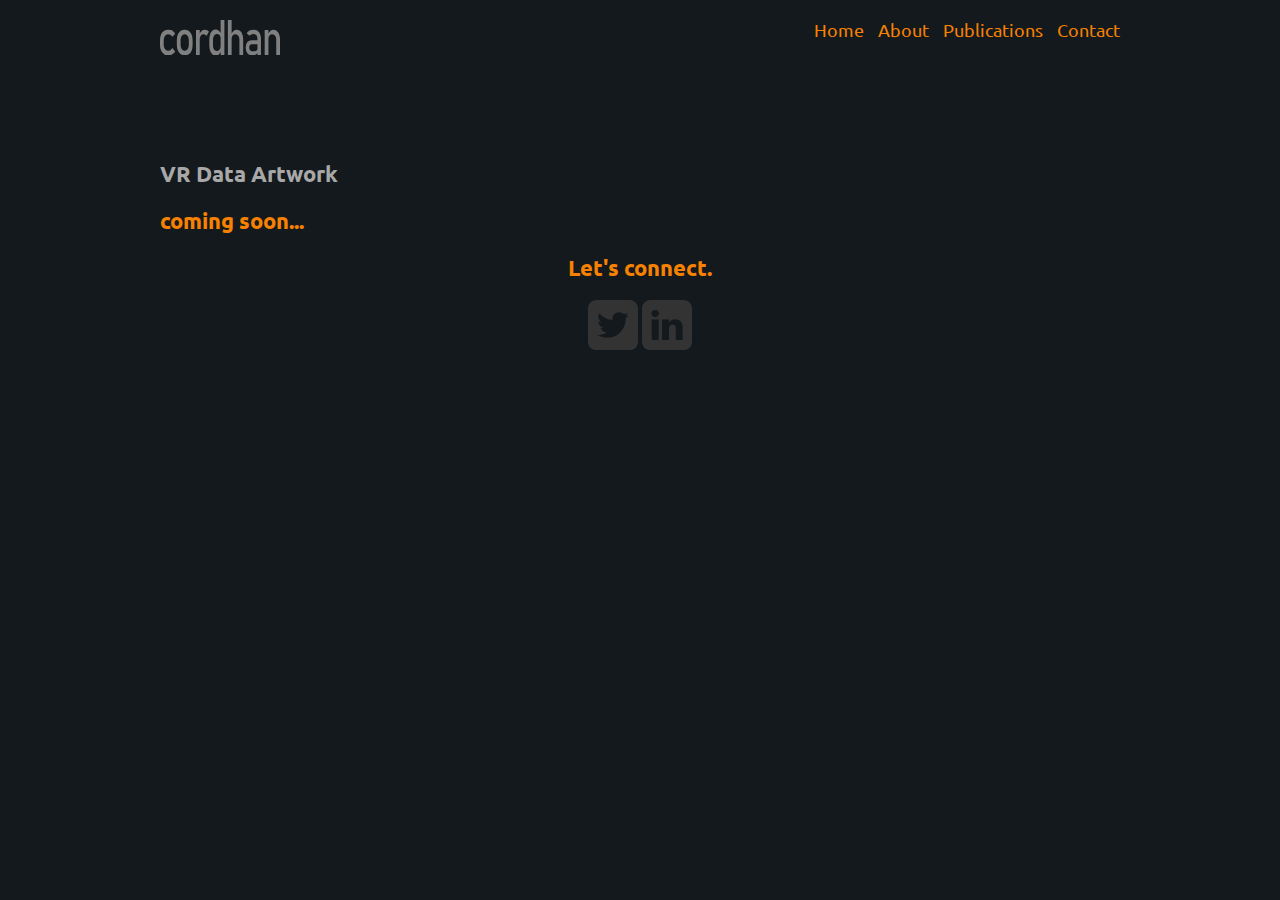
<file: pages/VR-data-art.html>
<!DOCTYPE html>
<html lang="en" dir="ltr">

<head>
  <meta charset="utf-8">
  <meta name="viewport" content="width=device-width, initial-scale=1">
  <link rel="stylesheet" type="text/css" href="../css/normalize.css">
  <link rel="stylesheet" type="text/css" href="../css/style.css">
  <link href="https://fonts.googleapis.com/css?family=Ubuntu:400,700" rel="stylesheet">
  <title>Contact</title>
</head>

<body>
  <div class="wrapper">

    <header>
      <div class="logo">
        <svg xmlns="http://www.w3.org/2000/svg" viewBox="0 0 75.46 22.28">
          <defs>
            <style>
              .cls-1 {
                fill: #808080;
              }
            </style>
          </defs>
          <title>logo</title>
          <g id="Layer_2" data-name="Layer 2">
            <g id="Layer_1-2" data-name="Layer 1">
              <path class="cls-1" transform="translate(-1.5 -4.5)" d="M 5 26.73 l -1.16 -0.8 A 5 5 0 0 1 2.11 23.6 a 9.92 9.92 0 0 1 -0.61 -3.7 V 17.32 a 9.68 9.68 0 0 1 0.61 -3.65 a 5 5 0 0 1 1.77 -2.31 a 4.85 4.85 0 0 1 2.8 -0.79 a 5.12 5.12 0 0 1 1.76 0.29 a 4.67 4.67 0 0 1 1.48 0.86 A 4.6 4.6 0 0 1 11 13.08 l -1.7 2 a 3.68 3.68 0 0 0 -1.19 -1.17 a 2.72 2.72 0 0 0 -1.42 -0.41 a 2.48 2.48 0 0 0 -2.11 1 a 4.64 4.64 0 0 0 -0.75 2.82 V 19.9 a 4.77 4.77 0 0 0 0.75 2.88 a 2.44 2.44 0 0 0 2.11 1 a 2.66 2.66 0 0 0 1.44 -0.43 a 3.92 3.92 0 0 0 1.17 -1.25 L 11 24.26 A 4.71 4.71 0 0 1 9.91 25.6 a 4.62 4.62 0 0 1 -1.48 0.84 a 5.06 5.06 0 0 1 -1.75 0.29 Z" />
              <path class="cls-1" transform="translate(-1.5 -4.5)" d="M 14.36 25.93 a 5 5 0 0 1 -1.69 -2.34 a 10.42 10.42 0 0 1 -0.58 -3.7 V 17.33 a 10.16 10.16 0 0 1 0.58 -3.65 a 4.9 4.9 0 0 1 1.69 -2.32 A 4.45 4.45 0 0 1 17 10.57 a 4.46 4.46 0 0 1 2.67 0.79 a 4.9 4.9 0 0 1 1.69 2.32 A 10.16 10.16 0 0 1 22 17.33 v 2.61 a 10.28 10.28 0 0 1 -0.58 3.67 a 5 5 0 0 1 -1.69 2.32 a 4.47 4.47 0 0 1 -2.67 0.8 A 4.46 4.46 0 0 1 14.36 25.93 Z m 4.57 -3.15 a 5.1 5.1 0 0 0 0.68 -2.84 V 17.33 a 5 5 0 0 0 -0.68 -2.83 a 2.16 2.16 0 0 0 -1.91 -1 a 2.17 2.17 0 0 0 -1.91 1 a 5 5 0 0 0 -0.67 2.83 v 2.61 a 5.1 5.1 0 0 0 0.67 2.84 a 2.16 2.16 0 0 0 1.91 1 A 2.14 2.14 0 0 0 18.93 22.78 Z" />
              <path class="cls-1" transform="translate(-1.5 -4.5)" d="M 24.13 10.79 h 2.35 V 26.5 H 24.13 Z m 5.8 3 a 2.29 2.29 0 0 0 -1.1 -0.26 a 2.05 2.05 0 0 0 -1.73 0.81 a 3.65 3.65 0 0 0 -0.62 2.25 l -0.24 -3 a 5.45 5.45 0 0 1 1.43 -2.18 a 2.84 2.84 0 0 1 1.94 -0.78 a 3.41 3.41 0 0 1 1.48 0.31 a 3.26 3.26 0 0 1 1.16 0.91 l -1.54 2.73 A 2 2 0 0 0 29.93 13.76 Z" />
              <path class="cls-1" transform="translate(-1.5 -4.5)" d="M 34.37 26 A 4.67 4.67 0 0 1 33 23.84 a 11 11 0 0 1 -0.48 -3.45 V 16.92 a 11.31 11.31 0 0 1 0.47 -3.46 a 4.7 4.7 0 0 1 1.38 -2.19 a 3.3 3.3 0 0 1 2.18 -0.75 a 3 3 0 0 1 1.94 0.73 a 5 5 0 0 1 1.42 2 l -0.24 3.21 a 4.79 4.79 0 0 0 -0.27 -1.71 a 2.28 2.28 0 0 0 -0.81 -1.08 a 2.12 2.12 0 0 0 -1.27 -0.37 a 2 2 0 0 0 -1.81 0.95 A 4.82 4.82 0 0 0 34.82 17 v 3.42 A 4.68 4.68 0 0 0 35.46 23 a 2.07 2.07 0 0 0 1.81 0.93 a 2.12 2.12 0 0 0 1.27 -0.38 a 2.45 2.45 0 0 0 0.81 -1.12 a 5 5 0 0 0 0.27 -1.74 L 39.78 24 A 4.35 4.35 0 0 1 38.61 26 a 2.79 2.79 0 0 1 -2 0.79 A 3.44 3.44 0 0 1 34.37 26 Z M 39.62 4.5 H 42 v 22 H 39.62 Z" />
              <path class="cls-1" transform="translate(-1.5 -4.5)" d="M 44.18 4.5 h 2.36 v 22 H 44.18 Z M 51.45 17 a 4.32 4.32 0 0 0 -0.66 -2.57 a 2.37 2.37 0 0 0 -3.63 -0.12 a 3.53 3.53 0 0 0 -0.62 2.22 l -0.25 -3 a 5.47 5.47 0 0 1 1.45 -2.16 a 3 3 0 0 1 2 -0.76 a 3.37 3.37 0 0 1 3 1.67 A 8.79 8.79 0 0 1 53.8 17 V 26.5 H 51.45 Z" />
              <path class="cls-1" transform="translate(-1.5 -4.5)" d="M 56.53 25.53 a 5.29 5.29 0 0 1 -1.1 -3.66 a 5.21 5.21 0 0 1 1 -3.49 a 3.78 3.78 0 0 1 3 -1.17 h 3.4 L 63 19.69 H 59.48 a 1.72 1.72 0 0 0 -1.38 0.54 a 2.53 2.53 0 0 0 -0.45 1.64 a 2.34 2.34 0 0 0 0.6 1.77 a 2.57 2.57 0 0 0 1.84 0.58 a 4.23 4.23 0 0 0 2 -0.38 a 1.27 1.27 0 0 0 0.66 -1.18 L 63 24.87 a 3.3 3.3 0 0 1 -0.76 1 a 3.05 3.05 0 0 1 -1.06 0.62 a 4.35 4.35 0 0 1 -1.35 0.2 A 4.26 4.26 0 0 1 56.53 25.53 Z m 6.24 -9 a 4 4 0 0 0 -0.63 -2.39 a 2.08 2.08 0 0 0 -1.78 -0.86 a 3.62 3.62 0 0 0 -1.4 0.29 a 3.85 3.85 0 0 0 -1.22 0.8 L 56 12.84 a 4.76 4.76 0 0 1 1.8 -1.68 a 5.09 5.09 0 0 1 2.47 -0.59 a 4.58 4.58 0 0 1 2.55 0.68 a 4.32 4.32 0 0 1 1.62 2 A 8.31 8.31 0 0 1 65 16.41 V 26.5 H 62.77 Z" />
              <path class="cls-1" transform="translate(-1.5 -4.5)" d="M 67.33 10.79 h 2.36 V 26.5 H 67.33 Z M 74.6 17 a 4.32 4.32 0 0 0 -0.66 -2.57 a 2.35 2.35 0 0 0 -3.62 -0.11 a 3.59 3.59 0 0 0 -0.63 2.26 l -0.25 -3 a 5.45 5.45 0 0 1 1.45 -2.19 a 3 3 0 0 1 2 -0.77 a 3.37 3.37 0 0 1 3 1.67 A 8.79 8.79 0 0 1 77 17 V 26.5 H 74.6 Z" />
            </g>
          </g>
        </svg>
      </div>

      <ul class="navigation">
        <li><a href="../index.html">Home</a></li>
        <li><a href="../about.html">About</a></li>
        <li><a href="../publications.html">Publications</a></li>
        <li><a href="../contact.html">Contact</a></li>
      </ul>

      <div class="dropdown">
        <div onclick="myFunction()" class="menu">
          <div class="menu-icon"></div>
          <div class="menu-icon"></div>
          <div class="menu-icon"></div>
        </div>
        <div id="myDropdown" class="dropdown-content">
          <a href="index.html">Home</a>
          <a href="about.html">About</a>
          <a href="publications.html">Publications</a>
          <a href="contact.html">Contact</a>
        </div>
      </div>

    </header>
    <h1>VR Data Artwork</h1>

    <h2>coming soon...</h2>



    <div class="social_connect">
      <h2>Let's connect.</h2>
      <div class="social_logo">
        <a href="https://twitter.com/CordulaHansen">
          <svg xmlns="http://www.w3.org/2000/svg" id="twitter" viewBox="0 0 6.35 6.35" width="24" height="24" version="1.1">
            <defs id="defs4641" />
            <g id="layer1" transform="translate(0 -290.65)">
              <path id="rect4598" style="opacity: 1; fill: #333333; fill-opacity: 1; stroke: none; stroke-dasharray: none; stroke-dashoffset: 0; stroke-linecap: butt; stroke-linejoin: miter; stroke-miterlimit: 4; stroke-opacity: 1; stroke-width: 0.264583;"
                d="M 1.05833 234.105 C 0.472017 234.105 2.5e-008 234.577 2.5e-008 235.163 v 4.23334 c 0 0.58631 0.472017 1.05833 1.05833 1.05833 h 4.23333 c 0.586317 0 1.05833 -0.47202 1.05833 -1.05833 v -4.23334 c 0 -0.58631 -0.472016 -1.05833 -1.05833 -1.05833 Z m 0.794267 1.05833 h 2.64428 c 0.435161 0 0.795301 0.35808 0.795301 0.79324 v 2.64635 c 0 0.43516 -0.36014 0.79271 -0.795301 0.79271 H 1.8526 c -0.435161 0 -0.794783 -0.35755 -0.794783 -0.79271 v -2.64635 c 0 -0.43516 0.359622 -0.79324 0.794783 -0.79324 Z m 0 0.52969 c -0.151155 0 -0.265617 0.11239 -0.265617 0.26355 v 2.64635 c 0 0.15115 0.114462 0.26355 0.265617 0.26355 h 2.64428 c 0.151156 0 0.266134 -0.1124 0.266134 -0.26355 v -2.64635 c 0 -0.15116 -0.114978 -0.26355 -0.266134 -0.26355 Z m 2.38073 0.26406 a 0.264583 0.264583 0 0 1 0.264583 0.26459 a 0.264583 0.264583 0 0 1 -0.264583 0.26458 a 0.264583 0.264583 0 0 1 -0.264584 -0.26458 a 0.264583 0.264583 0 0 1 0.264584 -0.26459 Z M 3.175 236.222 c 0.581368 0 1.05833 0.47697 1.05833 1.05834 c 0 0.58136 -0.476966 1.05885 -1.05833 1.05885 c -0.581367 0 -1.05885 -0.47749 -1.05885 -1.05885 c 0 -0.58137 0.477483 -1.05834 1.05885 -1.05834 Z m 0 0.52917 c -0.295384 0 -0.529683 0.23378 -0.529683 0.52917 c 0 0.29538 0.234299 0.52968 0.529683 0.52968 c 0.295385 0 0.529167 -0.2343 0.529167 -0.52968 c 0 -0.29539 -0.233782 -0.52917 -0.529167 -0.52917 Z" />
              <path id="rect5230" style="opacity: 1; fill: #333333; fill-opacity: 1; stroke: none; stroke-dasharray: none; stroke-dashoffset: 0; stroke-linecap: butt; stroke-linejoin: miter; stroke-miterlimit: 4; stroke-opacity: 1; stroke-width: 0.264583;"
                d="M 1.05833 290.65 C 0.472017 290.65 5e-008 291.122 5e-008 291.708 v 4.23334 c 0 0.58631 0.472017 1.05833 1.05833 1.05833 h 4.23333 c 0.586317 0 1.05833 -0.47202 1.05833 -1.05833 v -4.23334 c 0 -0.58631 -0.472017 -1.05833 -1.05833 -1.05833 Z m 2.8851 1.54719 a 0.835122 0.835122 0 0 1 0.606163 0.262 c 0.044844 -0.01 0.303834 -0.069 0.500229 -0.20205 c 0 0 -0.090284 0.3144 -0.330213 0.45062 c 0 0 0.241835 -0.0266 0.439767 -0.11318 c 0 0 -0.202279 0.28262 -0.382405 0.4005 a 0.835122 0.835122 0 0 1 0.00106 0.0372 a 0.835122 0.835122 0 0 1 -0.00159 0.0351 a 2.35434 2.35434 0 0 1 0.00159 0.031 a 2.35434 2.35434 0 0 1 -2.35438 2.35438 a 2.35434 2.35434 0 0 1 -1.233 -0.35192 c 0.736201 0.0407 1.17665 -0.34985 1.17665 -0.34985 c -0.639752 -0.0495 -0.754994 -0.57154 -0.754994 -0.57154 c 0.185566 0.0318 0.363802 -0.0114 0.363802 -0.0114 c -0.685914 -0.18379 -0.654741 -0.81855 -0.654741 -0.81855 c 0.154956 0.095 0.363802 0.10077 0.363802 0.10077 c -0.632682 -0.47717 -0.240295 -1.1033 -0.240295 -1.1033 c 0.661408 0.81704 1.53813 0.86699 1.68465 0.87023 a 0.835122 0.835122 0 0 1 -0.021696 -0.185 a 0.835122 0.835122 0 0 1 0.83561 -0.83509 Z" />
            </g>
          </svg>
        </a>
      </div>
      <div class="social_logo">
        <a href="https://www.linkedin.com/in/cordula-hansen-phd-992b4147/">
          <svg xmlns="http://www.w3.org/2000/svg" id="linkedin" viewBox="0 0 6.35 6.35" width="24" height="24" version="1.1">
            <defs id="defslinkedin"/>
            <g id="layer1linkedin" transform="translate(0 -290.65)">
              <path id="rectlinkedin" style="opacity: 1; fill: #333333; fill-opacity: 1; stroke: none; stroke-dasharray: none; stroke-dashoffset: 0; stroke-linecap: butt; stroke-linejoin: miter; stroke-miterlimit: 4; stroke-opacity: 1; stroke-width: 0.264583;"
                d="M 1.05833 234.105 C 0.472017 234.105 2.5e-008 234.577 2.5e-008 235.163 v 4.23334 c 0 0.58631 0.472017 1.05833 1.05833 1.05833 h 4.23333 c 0.586317 0 1.05833 -0.47202 1.05833 -1.05833 v -4.23334 c 0 -0.58631 -0.472016 -1.05833 -1.05833 -1.05833 Z m 0.794267 1.05833 h 2.64428 c 0.435161 0 0.795301 0.35808 0.795301 0.79324 v 2.64635 c 0 0.43516 -0.36014 0.79271 -0.795301 0.79271 H 1.8526 c -0.435161 0 -0.794783 -0.35755 -0.794783 -0.79271 v -2.64635 c 0 -0.43516 0.359622 -0.79324 0.794783 -0.79324 Z m 0 0.52969 c -0.151155 0 -0.265617 0.11239 -0.265617 0.26355 v 2.64635 c 0 0.15115 0.114462 0.26355 0.265617 0.26355 h 2.64428 c 0.151156 0 0.266134 -0.1124 0.266134 -0.26355 v -2.64635 c 0 -0.15116 -0.114978 -0.26355 -0.266134 -0.26355 Z m 2.38073 0.26406 a 0.264583 0.264583 0 0 1 0.264583 0.26459 a 0.264583 0.264583 0 0 1 -0.264583 0.26458 a 0.264583 0.264583 0 0 1 -0.264584 -0.26458 a 0.264583 0.264583 0 0 1 0.264584 -0.26459 Z M 3.175 236.222 c 0.581368 0 1.05833 0.47697 1.05833 1.05834 c 0 0.58136 -0.476966 1.05885 -1.05833 1.05885 c -0.581367 0 -1.05885 -0.47749 -1.05885 -1.05885 c 0 -0.58137 0.477483 -1.05834 1.05885 -1.05834 Z m 0 0.52917 c -0.295384 0 -0.529683 0.23378 -0.529683 0.52917 c 0 0.29538 0.234299 0.52968 0.529683 0.52968 c 0.295385 0 0.529167 -0.2343 0.529167 -0.52968 c 0 -0.29539 -0.233782 -0.52917 -0.529167 -0.52917 Z" />
              <path id="rect5222" style="opacity: 1; fill: #333333; fill-opacity: 1; stroke: none; stroke-dasharray: none; stroke-dashoffset: 0; stroke-linecap: butt; stroke-linejoin: miter; stroke-miterlimit: 4; stroke-opacity: 1; stroke-width: 0.264583;"
                d="M 1.05833 290.65 C 0.472016 290.65 2.5e-008 291.122 2.5e-008 291.708 v 4.23334 c 0 0.58631 0.472016 1.05833 1.05833 1.05833 h 4.23333 c 0.586317 0 1.05833 -0.47202 1.05833 -1.05833 v -4.23334 c 0 -0.58631 -0.472017 -1.05833 -1.05833 -1.05833 Z m 0.617016 1.26866 c 0.268058 -0.0001 0.485707 0.20104 0.485241 0.44855 c -4.5e-005 0.24717 -0.217543 0.44762 -0.485241 0.44752 c -0.267694 0.0001 -0.484679 -0.20035 -0.484724 -0.44752 c -0.000529 -0.24751 0.216667 -0.44865 0.484724 -0.44855 Z m 2.51871 1.1808 c 0.57412 0 0.965317 0.35647 0.965317 1.02733 v 1.60455 H 4.28863 v -1.60455 c 0 -0.17923 -0.105114 -0.35967 -0.390673 -0.35967 c -0.478571 0 -0.480592 0.48161 -0.480592 0.65733 v 1.30689 H 2.54661 v -2.61327 h 0.870747 v 0.43563 c 0 0 0.213278 -0.45424 0.776697 -0.45424 Z m -2.95382 0.0186 h 0.870747 v 2.61327 H 1.24023 Z" />
            </g>
          </svg>
        </a>
      </div>
    </div>

  </div>

  <script src="../js/jquery-3.3.1.min.js"></script>
  <script src="../js/scripts.js"></script>

</body>

</html>
</file>
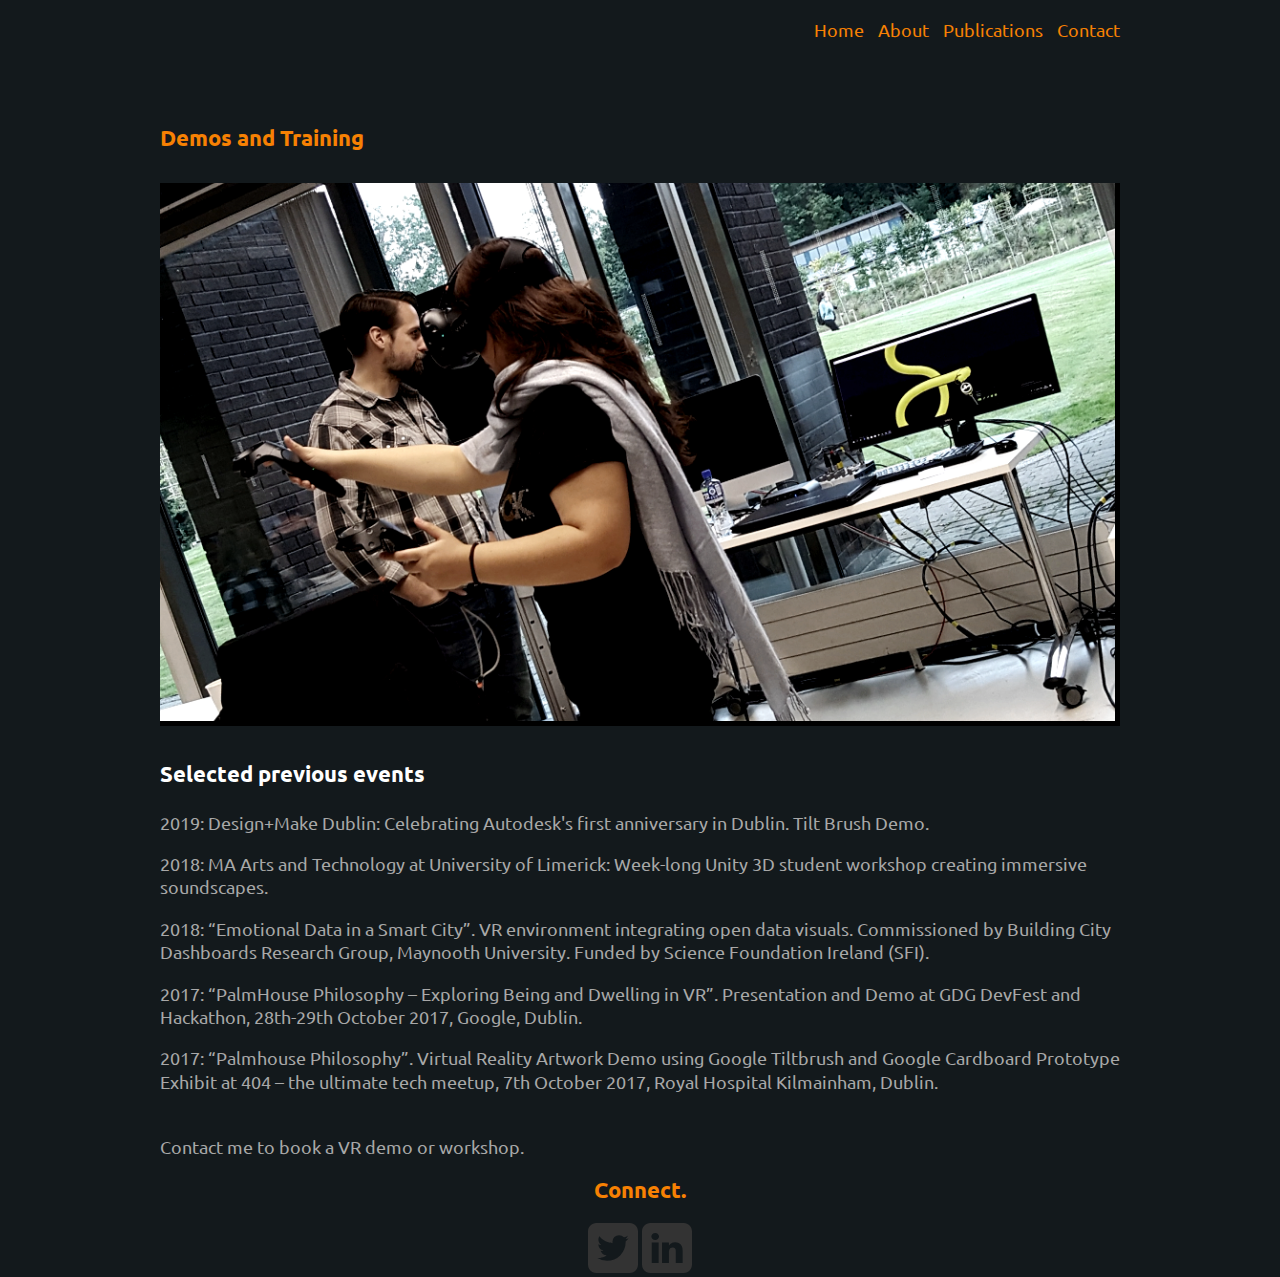
<file: pages/VR-demos.html>
<!DOCTYPE html>
<html lang="en" dir="ltr">

<head>
  <meta charset="utf-8">
  <meta name="viewport" content="width=device-width, initial-scale=1">
  <link rel="stylesheet" type="text/css" href="../css/normalize.css">
  <link rel="stylesheet" type="text/css" href="../css/style.css">
  <link href="https://fonts.googleapis.com/css?family=Ubuntu:400,700" rel="stylesheet">
  <title>VR Demos and Training</title>
</head>

<body>
  <div class="wrapper">

    <header>
      <div class="logo">

      </div>

      <ul class="navigation">
        <li><a href="../index.html">Home</a></li>
        <li><a href="../about.html">About</a></li>
        <li><a href="../publications.html">Publications</a></li>
        <li><a href="../contact.html">Contact</a></li>
      </ul>
    </header>

    <h2>Demos and Training</h2>

    <div class="images">
      <img src="../img/VR_edu_demo.png" alt="Female student at demo workshop with virtual reality headset">
    </div>

    <h3>Selected previous events</h3>
    <div>
      <p>2019: Design+Make Dublin: Celebrating Autodesk's first anniversary in Dublin. Tilt Brush Demo.</p>
      <p>2018: MA Arts and Technology at University of Limerick: Week-long Unity 3D student workshop creating immersive soundscapes.</p>
      <p>2018: “Emotional Data in a Smart City”. VR environment integrating open data visuals. Commissioned by Building City Dashboards Research Group, Maynooth University. Funded by Science Foundation Ireland (SFI).</p>
      <p>2017: “PalmHouse Philosophy – Exploring Being and Dwelling in VR”. Presentation and Demo at GDG DevFest and Hackathon, 28th-29th October 2017, Google, Dublin.</p>
      <p>2017: “Palmhouse Philosophy”. Virtual Reality Artwork Demo using Google Tiltbrush and Google Cardboard Prototype Exhibit at 404 – the ultimate tech meetup, 7th October 2017, Royal Hospital Kilmainham, Dublin.</p>
      <br>Contact me to book a VR demo or workshop.
    </div>



    <div class="social_connect">
      <h2>Connect.</h2>
      <div class="social_logo">
        <a href="https://twitter.com/CordulaHansen" target="_blank">
          <svg xmlns="http://www.w3.org/2000/svg" id="twitter" viewBox="0 0 6.35 6.35" width="24" height="24" version="1.1">
            <defs id="defs4641" />
            <g id="layer1" transform="translate(0 -290.65)">
              <path id="rect4598" style="opacity: 1; fill: #333333; fill-opacity: 1; stroke: none; stroke-dasharray: none; stroke-dashoffset: 0; stroke-linecap: butt; stroke-linejoin: miter; stroke-miterlimit: 4; stroke-opacity: 1; stroke-width: 0.264583;"
                d="M 1.05833 234.105 C 0.472017 234.105 2.5e-008 234.577 2.5e-008 235.163 v 4.23334 c 0 0.58631 0.472017 1.05833 1.05833 1.05833 h 4.23333 c 0.586317 0 1.05833 -0.47202 1.05833 -1.05833 v -4.23334 c 0 -0.58631 -0.472016 -1.05833 -1.05833 -1.05833 Z m 0.794267 1.05833 h 2.64428 c 0.435161 0 0.795301 0.35808 0.795301 0.79324 v 2.64635 c 0 0.43516 -0.36014 0.79271 -0.795301 0.79271 H 1.8526 c -0.435161 0 -0.794783 -0.35755 -0.794783 -0.79271 v -2.64635 c 0 -0.43516 0.359622 -0.79324 0.794783 -0.79324 Z m 0 0.52969 c -0.151155 0 -0.265617 0.11239 -0.265617 0.26355 v 2.64635 c 0 0.15115 0.114462 0.26355 0.265617 0.26355 h 2.64428 c 0.151156 0 0.266134 -0.1124 0.266134 -0.26355 v -2.64635 c 0 -0.15116 -0.114978 -0.26355 -0.266134 -0.26355 Z m 2.38073 0.26406 a 0.264583 0.264583 0 0 1 0.264583 0.26459 a 0.264583 0.264583 0 0 1 -0.264583 0.26458 a 0.264583 0.264583 0 0 1 -0.264584 -0.26458 a 0.264583 0.264583 0 0 1 0.264584 -0.26459 Z M 3.175 236.222 c 0.581368 0 1.05833 0.47697 1.05833 1.05834 c 0 0.58136 -0.476966 1.05885 -1.05833 1.05885 c -0.581367 0 -1.05885 -0.47749 -1.05885 -1.05885 c 0 -0.58137 0.477483 -1.05834 1.05885 -1.05834 Z m 0 0.52917 c -0.295384 0 -0.529683 0.23378 -0.529683 0.52917 c 0 0.29538 0.234299 0.52968 0.529683 0.52968 c 0.295385 0 0.529167 -0.2343 0.529167 -0.52968 c 0 -0.29539 -0.233782 -0.52917 -0.529167 -0.52917 Z" />
              <path id="rect5230" style="opacity: 1; fill: #333333; fill-opacity: 1; stroke: none; stroke-dasharray: none; stroke-dashoffset: 0; stroke-linecap: butt; stroke-linejoin: miter; stroke-miterlimit: 4; stroke-opacity: 1; stroke-width: 0.264583;"
                d="M 1.05833 290.65 C 0.472017 290.65 5e-008 291.122 5e-008 291.708 v 4.23334 c 0 0.58631 0.472017 1.05833 1.05833 1.05833 h 4.23333 c 0.586317 0 1.05833 -0.47202 1.05833 -1.05833 v -4.23334 c 0 -0.58631 -0.472017 -1.05833 -1.05833 -1.05833 Z m 2.8851 1.54719 a 0.835122 0.835122 0 0 1 0.606163 0.262 c 0.044844 -0.01 0.303834 -0.069 0.500229 -0.20205 c 0 0 -0.090284 0.3144 -0.330213 0.45062 c 0 0 0.241835 -0.0266 0.439767 -0.11318 c 0 0 -0.202279 0.28262 -0.382405 0.4005 a 0.835122 0.835122 0 0 1 0.00106 0.0372 a 0.835122 0.835122 0 0 1 -0.00159 0.0351 a 2.35434 2.35434 0 0 1 0.00159 0.031 a 2.35434 2.35434 0 0 1 -2.35438 2.35438 a 2.35434 2.35434 0 0 1 -1.233 -0.35192 c 0.736201 0.0407 1.17665 -0.34985 1.17665 -0.34985 c -0.639752 -0.0495 -0.754994 -0.57154 -0.754994 -0.57154 c 0.185566 0.0318 0.363802 -0.0114 0.363802 -0.0114 c -0.685914 -0.18379 -0.654741 -0.81855 -0.654741 -0.81855 c 0.154956 0.095 0.363802 0.10077 0.363802 0.10077 c -0.632682 -0.47717 -0.240295 -1.1033 -0.240295 -1.1033 c 0.661408 0.81704 1.53813 0.86699 1.68465 0.87023 a 0.835122 0.835122 0 0 1 -0.021696 -0.185 a 0.835122 0.835122 0 0 1 0.83561 -0.83509 Z" />
            </g>
          </svg>
        </a>
      </div>
      <div class="social_logo">
        <a href="https://www.linkedin.com/in/cordula-hansen-phd-992b4147/" target="_blank">
          <svg xmlns="http://www.w3.org/2000/svg" id="linkedin" viewBox="0 0 6.35 6.35" width="24" height="24" version="1.1">
            <defs id="defslinkedin"/>
            <g id="layer1linkedin" transform="translate(0 -290.65)">
              <path id="rectlinkedin" style="opacity: 1; fill: #333333; fill-opacity: 1; stroke: none; stroke-dasharray: none; stroke-dashoffset: 0; stroke-linecap: butt; stroke-linejoin: miter; stroke-miterlimit: 4; stroke-opacity: 1; stroke-width: 0.264583;"
                d="M 1.05833 234.105 C 0.472017 234.105 2.5e-008 234.577 2.5e-008 235.163 v 4.23334 c 0 0.58631 0.472017 1.05833 1.05833 1.05833 h 4.23333 c 0.586317 0 1.05833 -0.47202 1.05833 -1.05833 v -4.23334 c 0 -0.58631 -0.472016 -1.05833 -1.05833 -1.05833 Z m 0.794267 1.05833 h 2.64428 c 0.435161 0 0.795301 0.35808 0.795301 0.79324 v 2.64635 c 0 0.43516 -0.36014 0.79271 -0.795301 0.79271 H 1.8526 c -0.435161 0 -0.794783 -0.35755 -0.794783 -0.79271 v -2.64635 c 0 -0.43516 0.359622 -0.79324 0.794783 -0.79324 Z m 0 0.52969 c -0.151155 0 -0.265617 0.11239 -0.265617 0.26355 v 2.64635 c 0 0.15115 0.114462 0.26355 0.265617 0.26355 h 2.64428 c 0.151156 0 0.266134 -0.1124 0.266134 -0.26355 v -2.64635 c 0 -0.15116 -0.114978 -0.26355 -0.266134 -0.26355 Z m 2.38073 0.26406 a 0.264583 0.264583 0 0 1 0.264583 0.26459 a 0.264583 0.264583 0 0 1 -0.264583 0.26458 a 0.264583 0.264583 0 0 1 -0.264584 -0.26458 a 0.264583 0.264583 0 0 1 0.264584 -0.26459 Z M 3.175 236.222 c 0.581368 0 1.05833 0.47697 1.05833 1.05834 c 0 0.58136 -0.476966 1.05885 -1.05833 1.05885 c -0.581367 0 -1.05885 -0.47749 -1.05885 -1.05885 c 0 -0.58137 0.477483 -1.05834 1.05885 -1.05834 Z m 0 0.52917 c -0.295384 0 -0.529683 0.23378 -0.529683 0.52917 c 0 0.29538 0.234299 0.52968 0.529683 0.52968 c 0.295385 0 0.529167 -0.2343 0.529167 -0.52968 c 0 -0.29539 -0.233782 -0.52917 -0.529167 -0.52917 Z" />
              <path id="rect5222" style="opacity: 1; fill: #333333; fill-opacity: 1; stroke: none; stroke-dasharray: none; stroke-dashoffset: 0; stroke-linecap: butt; stroke-linejoin: miter; stroke-miterlimit: 4; stroke-opacity: 1; stroke-width: 0.264583;"
                d="M 1.05833 290.65 C 0.472016 290.65 2.5e-008 291.122 2.5e-008 291.708 v 4.23334 c 0 0.58631 0.472016 1.05833 1.05833 1.05833 h 4.23333 c 0.586317 0 1.05833 -0.47202 1.05833 -1.05833 v -4.23334 c 0 -0.58631 -0.472017 -1.05833 -1.05833 -1.05833 Z m 0.617016 1.26866 c 0.268058 -0.0001 0.485707 0.20104 0.485241 0.44855 c -4.5e-005 0.24717 -0.217543 0.44762 -0.485241 0.44752 c -0.267694 0.0001 -0.484679 -0.20035 -0.484724 -0.44752 c -0.000529 -0.24751 0.216667 -0.44865 0.484724 -0.44855 Z m 2.51871 1.1808 c 0.57412 0 0.965317 0.35647 0.965317 1.02733 v 1.60455 H 4.28863 v -1.60455 c 0 -0.17923 -0.105114 -0.35967 -0.390673 -0.35967 c -0.478571 0 -0.480592 0.48161 -0.480592 0.65733 v 1.30689 H 2.54661 v -2.61327 h 0.870747 v 0.43563 c 0 0 0.213278 -0.45424 0.776697 -0.45424 Z m -2.95382 0.0186 h 0.870747 v 2.61327 H 1.24023 Z" />
            </g>
          </svg>
        </a>
      </div>
    </div>

  </div>

  <script src="../js/jquery-3.3.1.min.js"></script>
  <script src="../js/scripts.js"></script>

</body>

</html>
</file>
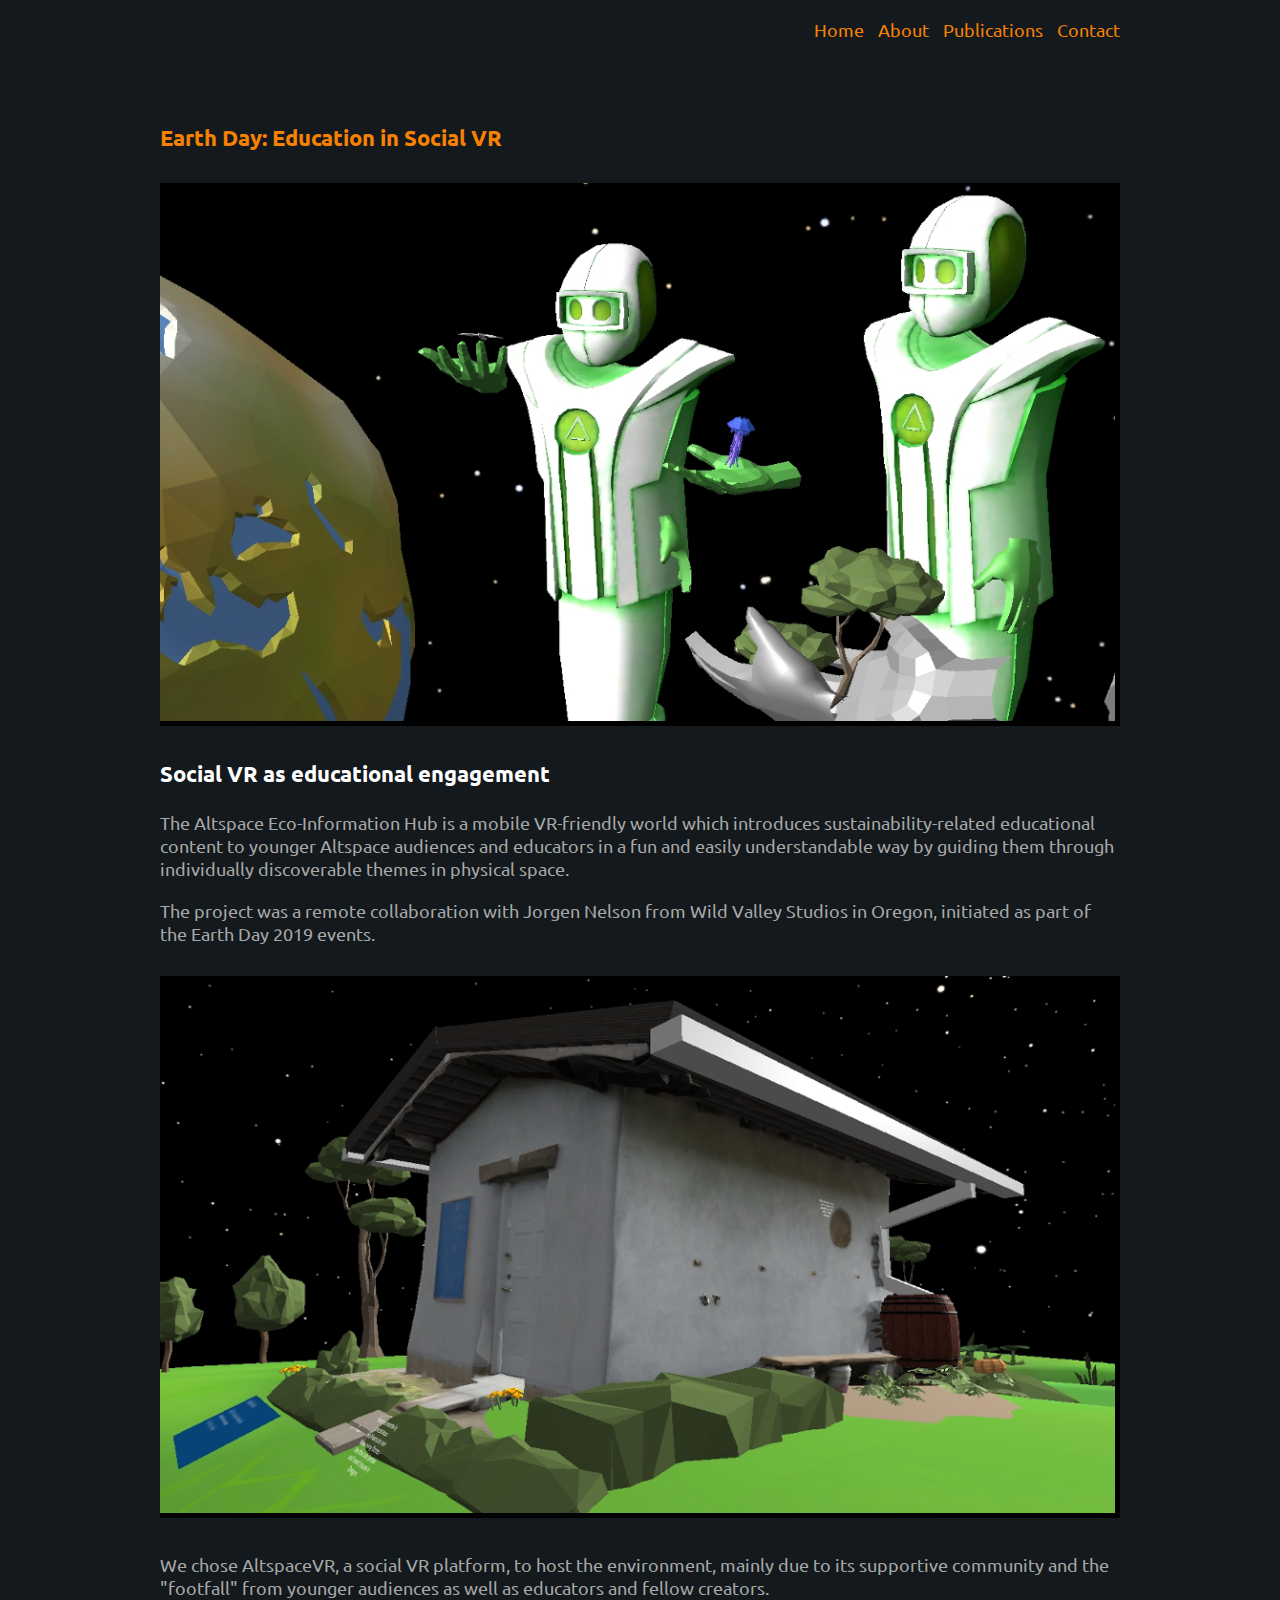
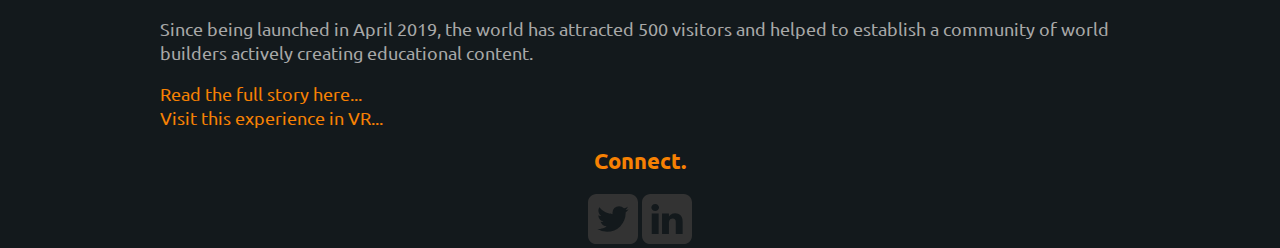
<file: pages/VR-education-experience.html>
<!DOCTYPE html>
<html lang="en" dir="ltr">

<head>
  <meta charset="utf-8">
  <meta name="viewport" content="width=device-width, initial-scale=1">
  <link rel="stylesheet" type="text/css" href="../css/normalize.css">
  <link rel="stylesheet" type="text/css" href="../css/style.css">
  <link href="https://fonts.googleapis.com/css?family=Ubuntu:400,700" rel="stylesheet">
  <title>VR Brand Experiences</title>
</head>

<body>
  <div class="wrapper">

    <header>
      <div class="logo">

      </div>

      <ul class="navigation">
        <li><a href="../index.html">Home</a></li>
        <li><a href="../about.html">About</a></li>
        <li><a href="../publications.html">Publications</a></li>
        <li><a href="../contact.html">Contact</a></li>
      </ul>

    </header>
    <h2>Earth Day: Education in Social VR</h2>

    <div class="images">
      <img src="../img/VR_edu_1.png" alt="AltspaceVR VR education social media">
    </div>

    <h3>Social VR as educational engagement</h3>
    <div>
      <p>The Altspace Eco-Information Hub is a mobile VR-friendly world which introduces sustainability-related educational content to younger Altspace audiences and educators in a fun and easily understandable way by guiding them through individually discoverable themes in physical space.</p>
      <p>The project was a remote collaboration with Jorgen Nelson from Wild Valley Studios in Oregon, initiated as part of the Earth Day 2019 events.</p>
        <div class="images">
          <img src="../img/VR_edu_2.png" alt="AltspaceVR environmental education photogrammetry cob house">
        </div>
      <p>We chose AltspaceVR, a social VR platform, to host the environment, mainly due to its supportive community and the "footfall" from younger audiences as well as educators and fellow creators.</p>
      <p>Since being launched in April 2019, the world has attracted 500 visitors and helped to establish a community of world builders actively creating educational content.</p>
      <a href="https://medium.com/@cordulahansen/collaboration-in-social-vr-building-an-altspacevr-world-for-earth-day-2908e155e95" target="_blank">Read the full story here...</a>
      <br>
      <a href="https://account.altvr.com/worlds/1104330934812934978/spaces/1179211891914834402" target="_blank">Visit this experience in VR...</a>
    </div>



    <div class="social_connect">
      <h2>Connect.</h2>
      <div class="social_logo">
        <a href="https://twitter.com/CordulaHansen" target="_blank">
          <svg xmlns="http://www.w3.org/2000/svg" id="twitter" viewBox="0 0 6.35 6.35" width="24" height="24" version="1.1">
            <defs id="defs4641" />
            <g id="layer1" transform="translate(0 -290.65)">
              <path id="rect4598" style="opacity: 1; fill: #333333; fill-opacity: 1; stroke: none; stroke-dasharray: none; stroke-dashoffset: 0; stroke-linecap: butt; stroke-linejoin: miter; stroke-miterlimit: 4; stroke-opacity: 1; stroke-width: 0.264583;"
                d="M 1.05833 234.105 C 0.472017 234.105 2.5e-008 234.577 2.5e-008 235.163 v 4.23334 c 0 0.58631 0.472017 1.05833 1.05833 1.05833 h 4.23333 c 0.586317 0 1.05833 -0.47202 1.05833 -1.05833 v -4.23334 c 0 -0.58631 -0.472016 -1.05833 -1.05833 -1.05833 Z m 0.794267 1.05833 h 2.64428 c 0.435161 0 0.795301 0.35808 0.795301 0.79324 v 2.64635 c 0 0.43516 -0.36014 0.79271 -0.795301 0.79271 H 1.8526 c -0.435161 0 -0.794783 -0.35755 -0.794783 -0.79271 v -2.64635 c 0 -0.43516 0.359622 -0.79324 0.794783 -0.79324 Z m 0 0.52969 c -0.151155 0 -0.265617 0.11239 -0.265617 0.26355 v 2.64635 c 0 0.15115 0.114462 0.26355 0.265617 0.26355 h 2.64428 c 0.151156 0 0.266134 -0.1124 0.266134 -0.26355 v -2.64635 c 0 -0.15116 -0.114978 -0.26355 -0.266134 -0.26355 Z m 2.38073 0.26406 a 0.264583 0.264583 0 0 1 0.264583 0.26459 a 0.264583 0.264583 0 0 1 -0.264583 0.26458 a 0.264583 0.264583 0 0 1 -0.264584 -0.26458 a 0.264583 0.264583 0 0 1 0.264584 -0.26459 Z M 3.175 236.222 c 0.581368 0 1.05833 0.47697 1.05833 1.05834 c 0 0.58136 -0.476966 1.05885 -1.05833 1.05885 c -0.581367 0 -1.05885 -0.47749 -1.05885 -1.05885 c 0 -0.58137 0.477483 -1.05834 1.05885 -1.05834 Z m 0 0.52917 c -0.295384 0 -0.529683 0.23378 -0.529683 0.52917 c 0 0.29538 0.234299 0.52968 0.529683 0.52968 c 0.295385 0 0.529167 -0.2343 0.529167 -0.52968 c 0 -0.29539 -0.233782 -0.52917 -0.529167 -0.52917 Z" />
              <path id="rect5230" style="opacity: 1; fill: #333333; fill-opacity: 1; stroke: none; stroke-dasharray: none; stroke-dashoffset: 0; stroke-linecap: butt; stroke-linejoin: miter; stroke-miterlimit: 4; stroke-opacity: 1; stroke-width: 0.264583;"
                d="M 1.05833 290.65 C 0.472017 290.65 5e-008 291.122 5e-008 291.708 v 4.23334 c 0 0.58631 0.472017 1.05833 1.05833 1.05833 h 4.23333 c 0.586317 0 1.05833 -0.47202 1.05833 -1.05833 v -4.23334 c 0 -0.58631 -0.472017 -1.05833 -1.05833 -1.05833 Z m 2.8851 1.54719 a 0.835122 0.835122 0 0 1 0.606163 0.262 c 0.044844 -0.01 0.303834 -0.069 0.500229 -0.20205 c 0 0 -0.090284 0.3144 -0.330213 0.45062 c 0 0 0.241835 -0.0266 0.439767 -0.11318 c 0 0 -0.202279 0.28262 -0.382405 0.4005 a 0.835122 0.835122 0 0 1 0.00106 0.0372 a 0.835122 0.835122 0 0 1 -0.00159 0.0351 a 2.35434 2.35434 0 0 1 0.00159 0.031 a 2.35434 2.35434 0 0 1 -2.35438 2.35438 a 2.35434 2.35434 0 0 1 -1.233 -0.35192 c 0.736201 0.0407 1.17665 -0.34985 1.17665 -0.34985 c -0.639752 -0.0495 -0.754994 -0.57154 -0.754994 -0.57154 c 0.185566 0.0318 0.363802 -0.0114 0.363802 -0.0114 c -0.685914 -0.18379 -0.654741 -0.81855 -0.654741 -0.81855 c 0.154956 0.095 0.363802 0.10077 0.363802 0.10077 c -0.632682 -0.47717 -0.240295 -1.1033 -0.240295 -1.1033 c 0.661408 0.81704 1.53813 0.86699 1.68465 0.87023 a 0.835122 0.835122 0 0 1 -0.021696 -0.185 a 0.835122 0.835122 0 0 1 0.83561 -0.83509 Z" />
            </g>
          </svg>
        </a>
      </div>
      <div class="social_logo">
        <a href="https://www.linkedin.com/in/cordula-hansen-phd-992b4147/" target="_blank">
          <svg xmlns="http://www.w3.org/2000/svg" id="linkedin" viewBox="0 0 6.35 6.35" width="24" height="24" version="1.1">
            <defs id="defslinkedin"/>
            <g id="layer1linkedin" transform="translate(0 -290.65)">
              <path id="rectlinkedin" style="opacity: 1; fill: #333333; fill-opacity: 1; stroke: none; stroke-dasharray: none; stroke-dashoffset: 0; stroke-linecap: butt; stroke-linejoin: miter; stroke-miterlimit: 4; stroke-opacity: 1; stroke-width: 0.264583;"
                d="M 1.05833 234.105 C 0.472017 234.105 2.5e-008 234.577 2.5e-008 235.163 v 4.23334 c 0 0.58631 0.472017 1.05833 1.05833 1.05833 h 4.23333 c 0.586317 0 1.05833 -0.47202 1.05833 -1.05833 v -4.23334 c 0 -0.58631 -0.472016 -1.05833 -1.05833 -1.05833 Z m 0.794267 1.05833 h 2.64428 c 0.435161 0 0.795301 0.35808 0.795301 0.79324 v 2.64635 c 0 0.43516 -0.36014 0.79271 -0.795301 0.79271 H 1.8526 c -0.435161 0 -0.794783 -0.35755 -0.794783 -0.79271 v -2.64635 c 0 -0.43516 0.359622 -0.79324 0.794783 -0.79324 Z m 0 0.52969 c -0.151155 0 -0.265617 0.11239 -0.265617 0.26355 v 2.64635 c 0 0.15115 0.114462 0.26355 0.265617 0.26355 h 2.64428 c 0.151156 0 0.266134 -0.1124 0.266134 -0.26355 v -2.64635 c 0 -0.15116 -0.114978 -0.26355 -0.266134 -0.26355 Z m 2.38073 0.26406 a 0.264583 0.264583 0 0 1 0.264583 0.26459 a 0.264583 0.264583 0 0 1 -0.264583 0.26458 a 0.264583 0.264583 0 0 1 -0.264584 -0.26458 a 0.264583 0.264583 0 0 1 0.264584 -0.26459 Z M 3.175 236.222 c 0.581368 0 1.05833 0.47697 1.05833 1.05834 c 0 0.58136 -0.476966 1.05885 -1.05833 1.05885 c -0.581367 0 -1.05885 -0.47749 -1.05885 -1.05885 c 0 -0.58137 0.477483 -1.05834 1.05885 -1.05834 Z m 0 0.52917 c -0.295384 0 -0.529683 0.23378 -0.529683 0.52917 c 0 0.29538 0.234299 0.52968 0.529683 0.52968 c 0.295385 0 0.529167 -0.2343 0.529167 -0.52968 c 0 -0.29539 -0.233782 -0.52917 -0.529167 -0.52917 Z" />
              <path id="rect5222" style="opacity: 1; fill: #333333; fill-opacity: 1; stroke: none; stroke-dasharray: none; stroke-dashoffset: 0; stroke-linecap: butt; stroke-linejoin: miter; stroke-miterlimit: 4; stroke-opacity: 1; stroke-width: 0.264583;"
                d="M 1.05833 290.65 C 0.472016 290.65 2.5e-008 291.122 2.5e-008 291.708 v 4.23334 c 0 0.58631 0.472016 1.05833 1.05833 1.05833 h 4.23333 c 0.586317 0 1.05833 -0.47202 1.05833 -1.05833 v -4.23334 c 0 -0.58631 -0.472017 -1.05833 -1.05833 -1.05833 Z m 0.617016 1.26866 c 0.268058 -0.0001 0.485707 0.20104 0.485241 0.44855 c -4.5e-005 0.24717 -0.217543 0.44762 -0.485241 0.44752 c -0.267694 0.0001 -0.484679 -0.20035 -0.484724 -0.44752 c -0.000529 -0.24751 0.216667 -0.44865 0.484724 -0.44855 Z m 2.51871 1.1808 c 0.57412 0 0.965317 0.35647 0.965317 1.02733 v 1.60455 H 4.28863 v -1.60455 c 0 -0.17923 -0.105114 -0.35967 -0.390673 -0.35967 c -0.478571 0 -0.480592 0.48161 -0.480592 0.65733 v 1.30689 H 2.54661 v -2.61327 h 0.870747 v 0.43563 c 0 0 0.213278 -0.45424 0.776697 -0.45424 Z m -2.95382 0.0186 h 0.870747 v 2.61327 H 1.24023 Z" />
            </g>
          </svg>
        </a>
      </div>
    </div>

  </div>

  <script src="../js/jquery-3.3.1.min.js"></script>
  <script src="../js/scripts.js"></script>

</body>

</html>
</file>
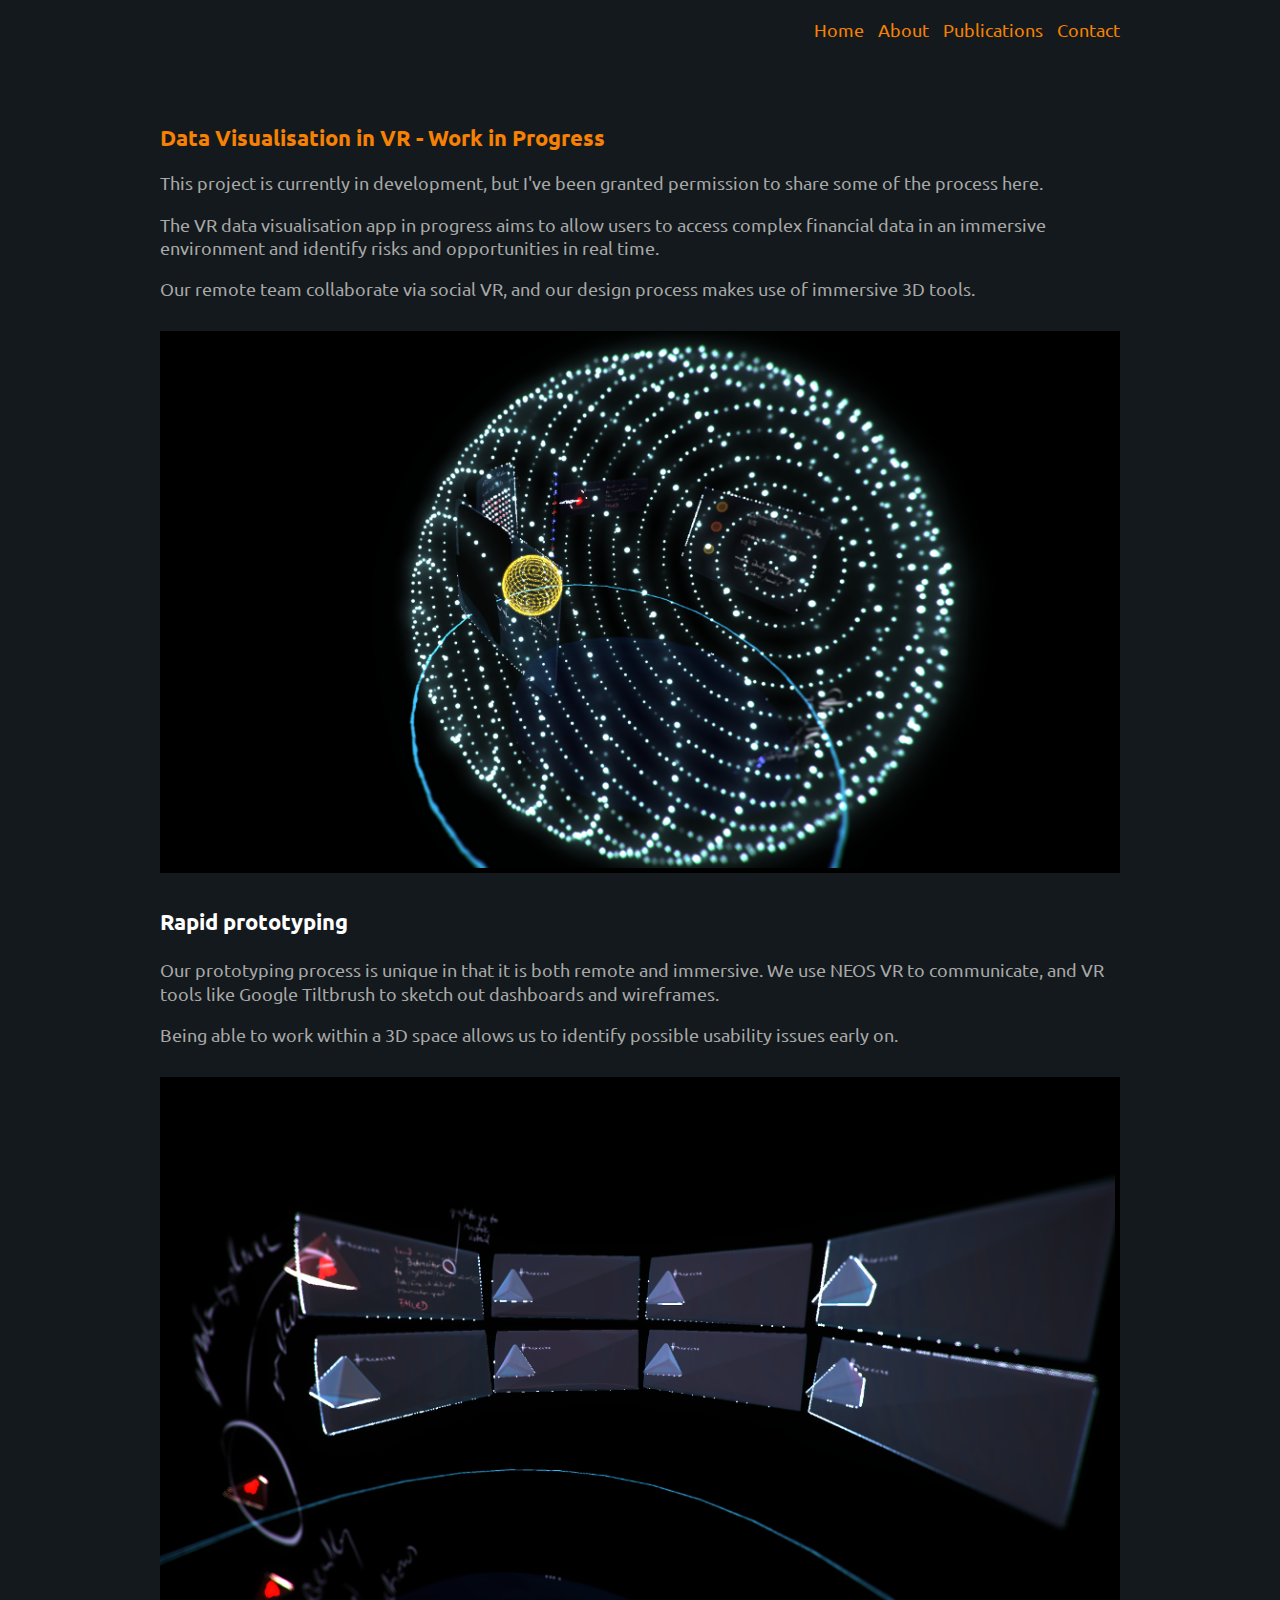
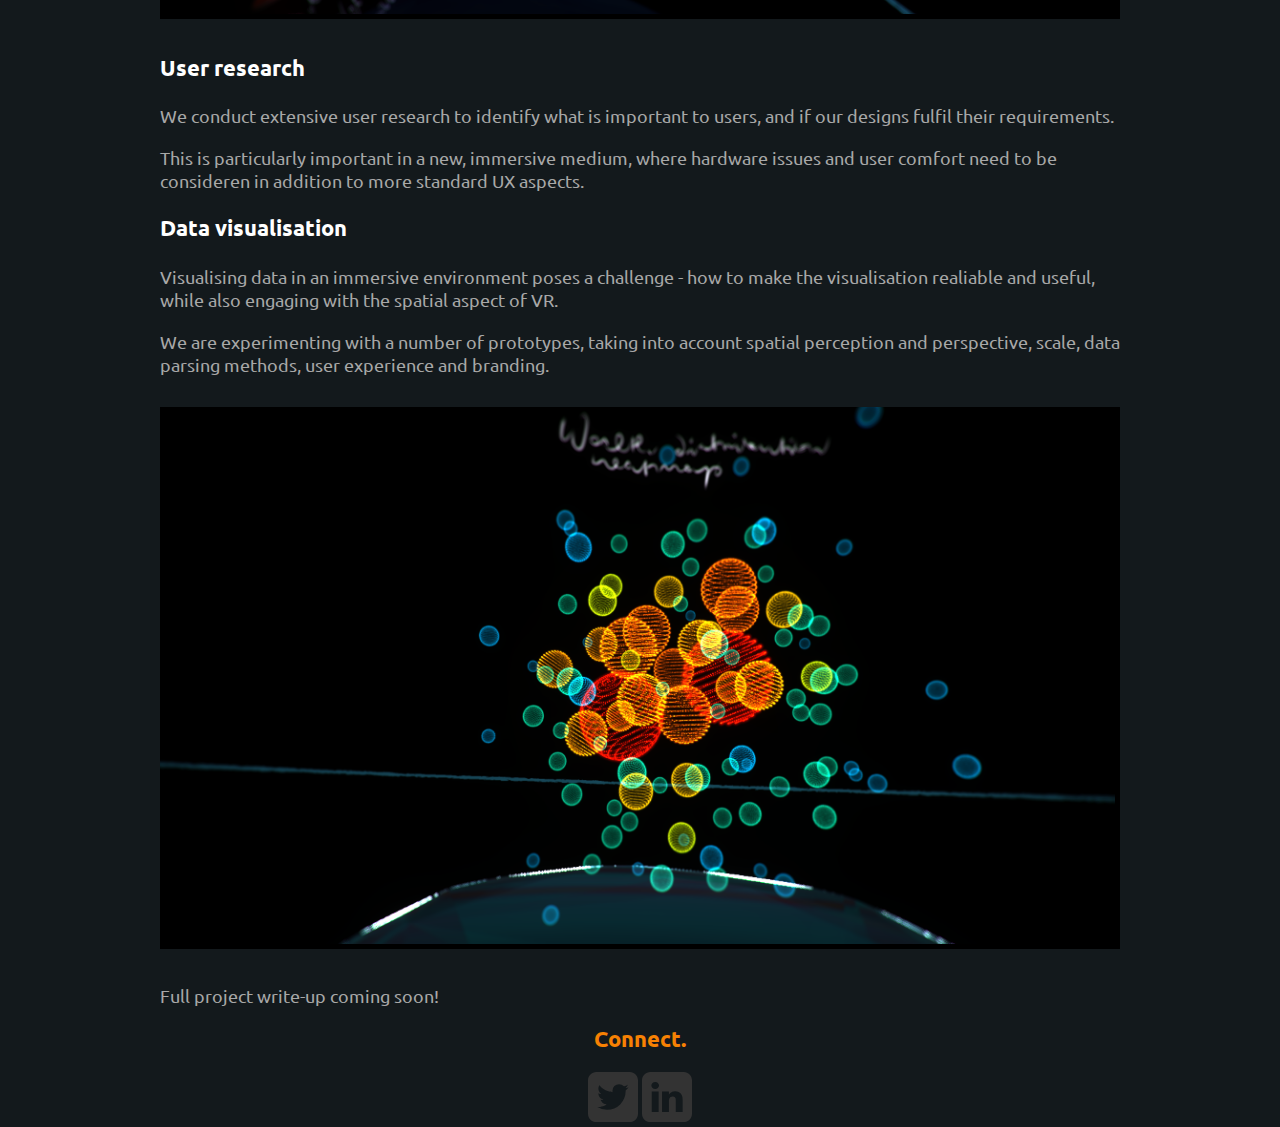
<file: pages/VR_WIP.html>
<!DOCTYPE html>
<html lang="en" dir="ltr">

<head>
  <meta charset="utf-8">
  <meta name="viewport" content="width=device-width, initial-scale=1">
  <link rel="stylesheet" type="text/css" href="../css/normalize.css">
  <link rel="stylesheet" type="text/css" href="../css/style.css">
  <link href="https://fonts.googleapis.com/css?family=Ubuntu:400,700" rel="stylesheet">
  <title>UX Analysis</title>
</head>

<body>
  <div class="wrapper">

    <header>
      <div class="logo">

      </div>

      <ul class="navigation">
        <li><a href="../index.html">Home</a></li>
        <li><a href="../about.html">About</a></li>
        <li><a href="../publications.html">Publications</a></li>
        <li><a href="../contact.html">Contact</a></li>
      </ul>

    </header>
    <h2>Data Visualisation in VR - Work in Progress</h2>

    <div>
      <p>This project is currently in development, but I've been granted permission to share some of the process here.</p>
      <p>The VR data visualisation app in progress aims to allow users to access complex financial data in an immersive environment and identify risks and opportunities in real time.</p>
      <p>Our remote team collaborate via social VR, and our design process makes use of immersive 3D tools.</p>
        <div class="images">
          <img src="../img/Cosmos_1.png" alt="Immersive data visualisation">
        </div>

      <h3>Rapid prototyping</h3>
      <p>Our prototyping process is unique in that it is both remote and immersive. We use NEOS VR to communicate, and VR tools like Google Tiltbrush to sketch out dashboards and wireframes.</p>
      <p>Being able to work within a 3D space allows us to identify possible usability issues early on.

        <div class="images">
          <img src="../img/Cosmos_2.png" alt="VR dashboard">
        </div>

      <h3>User research</h3>
      <p>We conduct extensive user research to identify what is important to users, and if our designs fulfil their requirements.</p>
      <p>This is particularly important in a new, immersive medium, where hardware issues and user comfort need to be consideren in addition to more standard UX aspects.</p>

      <h3>Data visualisation</h3>
      <p>Visualising data in an immersive environment poses a challenge - how to make the visualisation realiable and useful, while also engaging with the spatial aspect of VR.</p>
      <p>We are experimenting with a number of prototypes, taking into account spatial perception and perspective, scale, data parsing methods, user experience and branding.</p>

        <div class="images">
          <img src="../img/Cosmos_3.png" alt="VR dashboard">
        </div>


      <p>Full project write-up coming soon!</p>

    </div>



    <div class="social_connect">
      <h2>Connect.</h2>
      <div class="social_logo">
        <a href="https://twitter.com/CordulaHansen" target="_blank">
          <svg xmlns="http://www.w3.org/2000/svg" id="twitter" viewBox="0 0 6.35 6.35" width="24" height="24" version="1.1">
            <defs id="defs4641" />
            <g id="layer1" transform="translate(0 -290.65)">
              <path id="rect4598" style="opacity: 1; fill: #333333; fill-opacity: 1; stroke: none; stroke-dasharray: none; stroke-dashoffset: 0; stroke-linecap: butt; stroke-linejoin: miter; stroke-miterlimit: 4; stroke-opacity: 1; stroke-width: 0.264583;"
                d="M 1.05833 234.105 C 0.472017 234.105 2.5e-008 234.577 2.5e-008 235.163 v 4.23334 c 0 0.58631 0.472017 1.05833 1.05833 1.05833 h 4.23333 c 0.586317 0 1.05833 -0.47202 1.05833 -1.05833 v -4.23334 c 0 -0.58631 -0.472016 -1.05833 -1.05833 -1.05833 Z m 0.794267 1.05833 h 2.64428 c 0.435161 0 0.795301 0.35808 0.795301 0.79324 v 2.64635 c 0 0.43516 -0.36014 0.79271 -0.795301 0.79271 H 1.8526 c -0.435161 0 -0.794783 -0.35755 -0.794783 -0.79271 v -2.64635 c 0 -0.43516 0.359622 -0.79324 0.794783 -0.79324 Z m 0 0.52969 c -0.151155 0 -0.265617 0.11239 -0.265617 0.26355 v 2.64635 c 0 0.15115 0.114462 0.26355 0.265617 0.26355 h 2.64428 c 0.151156 0 0.266134 -0.1124 0.266134 -0.26355 v -2.64635 c 0 -0.15116 -0.114978 -0.26355 -0.266134 -0.26355 Z m 2.38073 0.26406 a 0.264583 0.264583 0 0 1 0.264583 0.26459 a 0.264583 0.264583 0 0 1 -0.264583 0.26458 a 0.264583 0.264583 0 0 1 -0.264584 -0.26458 a 0.264583 0.264583 0 0 1 0.264584 -0.26459 Z M 3.175 236.222 c 0.581368 0 1.05833 0.47697 1.05833 1.05834 c 0 0.58136 -0.476966 1.05885 -1.05833 1.05885 c -0.581367 0 -1.05885 -0.47749 -1.05885 -1.05885 c 0 -0.58137 0.477483 -1.05834 1.05885 -1.05834 Z m 0 0.52917 c -0.295384 0 -0.529683 0.23378 -0.529683 0.52917 c 0 0.29538 0.234299 0.52968 0.529683 0.52968 c 0.295385 0 0.529167 -0.2343 0.529167 -0.52968 c 0 -0.29539 -0.233782 -0.52917 -0.529167 -0.52917 Z" />
              <path id="rect5230" style="opacity: 1; fill: #333333; fill-opacity: 1; stroke: none; stroke-dasharray: none; stroke-dashoffset: 0; stroke-linecap: butt; stroke-linejoin: miter; stroke-miterlimit: 4; stroke-opacity: 1; stroke-width: 0.264583;"
                d="M 1.05833 290.65 C 0.472017 290.65 5e-008 291.122 5e-008 291.708 v 4.23334 c 0 0.58631 0.472017 1.05833 1.05833 1.05833 h 4.23333 c 0.586317 0 1.05833 -0.47202 1.05833 -1.05833 v -4.23334 c 0 -0.58631 -0.472017 -1.05833 -1.05833 -1.05833 Z m 2.8851 1.54719 a 0.835122 0.835122 0 0 1 0.606163 0.262 c 0.044844 -0.01 0.303834 -0.069 0.500229 -0.20205 c 0 0 -0.090284 0.3144 -0.330213 0.45062 c 0 0 0.241835 -0.0266 0.439767 -0.11318 c 0 0 -0.202279 0.28262 -0.382405 0.4005 a 0.835122 0.835122 0 0 1 0.00106 0.0372 a 0.835122 0.835122 0 0 1 -0.00159 0.0351 a 2.35434 2.35434 0 0 1 0.00159 0.031 a 2.35434 2.35434 0 0 1 -2.35438 2.35438 a 2.35434 2.35434 0 0 1 -1.233 -0.35192 c 0.736201 0.0407 1.17665 -0.34985 1.17665 -0.34985 c -0.639752 -0.0495 -0.754994 -0.57154 -0.754994 -0.57154 c 0.185566 0.0318 0.363802 -0.0114 0.363802 -0.0114 c -0.685914 -0.18379 -0.654741 -0.81855 -0.654741 -0.81855 c 0.154956 0.095 0.363802 0.10077 0.363802 0.10077 c -0.632682 -0.47717 -0.240295 -1.1033 -0.240295 -1.1033 c 0.661408 0.81704 1.53813 0.86699 1.68465 0.87023 a 0.835122 0.835122 0 0 1 -0.021696 -0.185 a 0.835122 0.835122 0 0 1 0.83561 -0.83509 Z" />
            </g>
          </svg>
        </a>
      </div>
      <div class="social_logo">
        <a href="https://www.linkedin.com/in/cordula-hansen-phd-992b4147/" target="_blank">
          <svg xmlns="http://www.w3.org/2000/svg" id="linkedin" viewBox="0 0 6.35 6.35" width="24" height="24" version="1.1">
            <defs id="defslinkedin"/>
            <g id="layer1linkedin" transform="translate(0 -290.65)">
              <path id="rectlinkedin" style="opacity: 1; fill: #333333; fill-opacity: 1; stroke: none; stroke-dasharray: none; stroke-dashoffset: 0; stroke-linecap: butt; stroke-linejoin: miter; stroke-miterlimit: 4; stroke-opacity: 1; stroke-width: 0.264583;"
                d="M 1.05833 234.105 C 0.472017 234.105 2.5e-008 234.577 2.5e-008 235.163 v 4.23334 c 0 0.58631 0.472017 1.05833 1.05833 1.05833 h 4.23333 c 0.586317 0 1.05833 -0.47202 1.05833 -1.05833 v -4.23334 c 0 -0.58631 -0.472016 -1.05833 -1.05833 -1.05833 Z m 0.794267 1.05833 h 2.64428 c 0.435161 0 0.795301 0.35808 0.795301 0.79324 v 2.64635 c 0 0.43516 -0.36014 0.79271 -0.795301 0.79271 H 1.8526 c -0.435161 0 -0.794783 -0.35755 -0.794783 -0.79271 v -2.64635 c 0 -0.43516 0.359622 -0.79324 0.794783 -0.79324 Z m 0 0.52969 c -0.151155 0 -0.265617 0.11239 -0.265617 0.26355 v 2.64635 c 0 0.15115 0.114462 0.26355 0.265617 0.26355 h 2.64428 c 0.151156 0 0.266134 -0.1124 0.266134 -0.26355 v -2.64635 c 0 -0.15116 -0.114978 -0.26355 -0.266134 -0.26355 Z m 2.38073 0.26406 a 0.264583 0.264583 0 0 1 0.264583 0.26459 a 0.264583 0.264583 0 0 1 -0.264583 0.26458 a 0.264583 0.264583 0 0 1 -0.264584 -0.26458 a 0.264583 0.264583 0 0 1 0.264584 -0.26459 Z M 3.175 236.222 c 0.581368 0 1.05833 0.47697 1.05833 1.05834 c 0 0.58136 -0.476966 1.05885 -1.05833 1.05885 c -0.581367 0 -1.05885 -0.47749 -1.05885 -1.05885 c 0 -0.58137 0.477483 -1.05834 1.05885 -1.05834 Z m 0 0.52917 c -0.295384 0 -0.529683 0.23378 -0.529683 0.52917 c 0 0.29538 0.234299 0.52968 0.529683 0.52968 c 0.295385 0 0.529167 -0.2343 0.529167 -0.52968 c 0 -0.29539 -0.233782 -0.52917 -0.529167 -0.52917 Z" />
              <path id="rect5222" style="opacity: 1; fill: #333333; fill-opacity: 1; stroke: none; stroke-dasharray: none; stroke-dashoffset: 0; stroke-linecap: butt; stroke-linejoin: miter; stroke-miterlimit: 4; stroke-opacity: 1; stroke-width: 0.264583;"
                d="M 1.05833 290.65 C 0.472016 290.65 2.5e-008 291.122 2.5e-008 291.708 v 4.23334 c 0 0.58631 0.472016 1.05833 1.05833 1.05833 h 4.23333 c 0.586317 0 1.05833 -0.47202 1.05833 -1.05833 v -4.23334 c 0 -0.58631 -0.472017 -1.05833 -1.05833 -1.05833 Z m 0.617016 1.26866 c 0.268058 -0.0001 0.485707 0.20104 0.485241 0.44855 c -4.5e-005 0.24717 -0.217543 0.44762 -0.485241 0.44752 c -0.267694 0.0001 -0.484679 -0.20035 -0.484724 -0.44752 c -0.000529 -0.24751 0.216667 -0.44865 0.484724 -0.44855 Z m 2.51871 1.1808 c 0.57412 0 0.965317 0.35647 0.965317 1.02733 v 1.60455 H 4.28863 v -1.60455 c 0 -0.17923 -0.105114 -0.35967 -0.390673 -0.35967 c -0.478571 0 -0.480592 0.48161 -0.480592 0.65733 v 1.30689 H 2.54661 v -2.61327 h 0.870747 v 0.43563 c 0 0 0.213278 -0.45424 0.776697 -0.45424 Z m -2.95382 0.0186 h 0.870747 v 2.61327 H 1.24023 Z" />
            </g>
          </svg>
        </a>
      </div>
    </div>

  </div>

  <script src="../js/jquery-3.3.1.min.js"></script>
  <script src="../js/scripts.js"></script>

</body>

</html>
</file>
<file: css/style.css>
/*
Colors used

white #ffffff
lightgrey #a8a8a8
mid blue #3fa9db
background grey  #13191c
black #000000
gold #f78103
*/
* {
  box-sizing: border-box;
}

header {
  margin-bottom: 100px;
}

body {
  background-color: #13191c;
  font-family: 'Ubuntu', sans-serif;
  font-size: 18px;
  font-weight: 400;
  line-height: 1.3;
  color: #a8a8a8;
}

h1 {
  font-size: 22px;
}

h2 {
  font-size: 22px;
  color: #f78103;
  background-color: #13191c;
}

h3 {
  font-size: 22px;
  font-weight: 700;
  line-height: 1.3;
  color: #ffffff;
}

li {
  list-style-type: none;
  font-weight: 400;
  color: #a8a8a8;
}

a {
  text-decoration: none;
  background-color: #13191c;
  color: #f78103;
}

a:visited {
  background-color: inherit;
  color: #f78103;
}

a:hover,
a:focus {
  text-decoration: none;
  background-color: inherit;
  color: #ffffff;
}

a:active {
  background-color: inherit;
  color: #ffffff;
}

img {
  width: 100%;
  border-style: solid;
  border-width: thick;
  border-top: none;
  border-left: none;
  border-bottom-color: #000000;
  border-right-color: #000000;
}

svg {
  width: 100%;
  height: auto;
}

button,
.button {
  border: none;
  display: inline-block;
  margin: 30px auto;
  font-family: inherit;
  font-weight: bold;
  background-color: #f78103;
  color: #13191c !important;
  text-decoration: none;
  padding: 10px;
  border-radius: 3px;
  transition-property: opacity;
  transition-duration: 0.2s;
}

button:hover,
button:focus,
.button:hover,
.button:focus {
  background-color: #ffa11e;
  opacity: 0.7;
}

.wrapper {
  width: 100%;
  max-width: 1000px;
  margin: 0 auto;
  padding: 0 20px
}

.work-desc {
  background-color: #13191c;
  font-weight: 400;
  font-size: 18px;
  color: lightgrey;
}

.images {
  margin-top: 30px;
  margin-bottom: 30px;
}

.keywords {
  font-weight: 400;
  font-size: 18px;
}

.row {
  margin-top: 70px;
  margin-bottom: 60px;
}

.logo {
  width: 120px;
  margin-top: 20px;
  display: inline-block;
}

/*hamburger dropdown*/
.menu-icon {
  width: 35px;
  height: 5px;
  background-color: #a8a8a8;
  color: #13191c;
  margin: 6px 0;
  border-radius: 3px;
}

.menu {
  margin: 15px auto;
  cursor: pointer;
}

.menu:hover, .menu:focus {
  background-color: #ffa11e;
  color: #a8a8a8;
}

.dropdown {
  position: relative;
  display: inline-block;
  float: right;
}

.dropdown-content {
  display: none;
  background-color: #a8a8a8;
  color: #13191c;
  min-width: 160px;
  box-shadow: 0px 8px 16px 0px rgba(0, 0, 0, 0.2);
  z-index: 1;
  border-radius: 3px;
}

.dropdown-content a {
  background-color: #a8a8a8;
  color: #13191c;
  padding: 12px 16px;
  text-decoration: none;
  display: block;
}

.dropdown-content a:hover {
  background-color: #ffa11e;
  color: #13191c;
}

.show {
  display: block;
}

.navigation {
  padding: 0;
  float: right;
}

.paragraph {
  padding-bottom: 25px;
}

.center {
  text-align: center;
}

.social_connect {
  text-align: center;
}

.social_logo {
  display: inline-block;
  width: 50px;
  margin: 0 auto;
}

/* mobile screens*/
@media only screen and (max-width: 767px) {
  [class*="col-"] {
    width: 100%;
    display: inline-block;
    margin-right: 0;
    margin-bottom: 20px;
    float: left;
    text-align: left;
  }

  
}

/* tablets and desktops*/
@media only screen and (min-width: 768px) {
  .col-1 {
    width: 48%;
    display: inline-block;
    margin-right: 4%;
    margin-bottom: 20px;
    float: left;
    text-align: left;
    line-height: 1.3;
  }

  .col-2 {
    width: 48%;
    display: inline-block;
    margin-right: 0;
    margin-bottom: 20px;
    float: left;
    text-align: left;
    line-height: 1.3;
  }

  .row::after {
    content: "";
    clear: both;
    display: table;
  }

  li {
    display: inline-block;
    margin-left: 10px;
  }

  .paragraph {
    margin: 40px auto;
  }

  .menu {
    display: none;
  }
}
</file>
